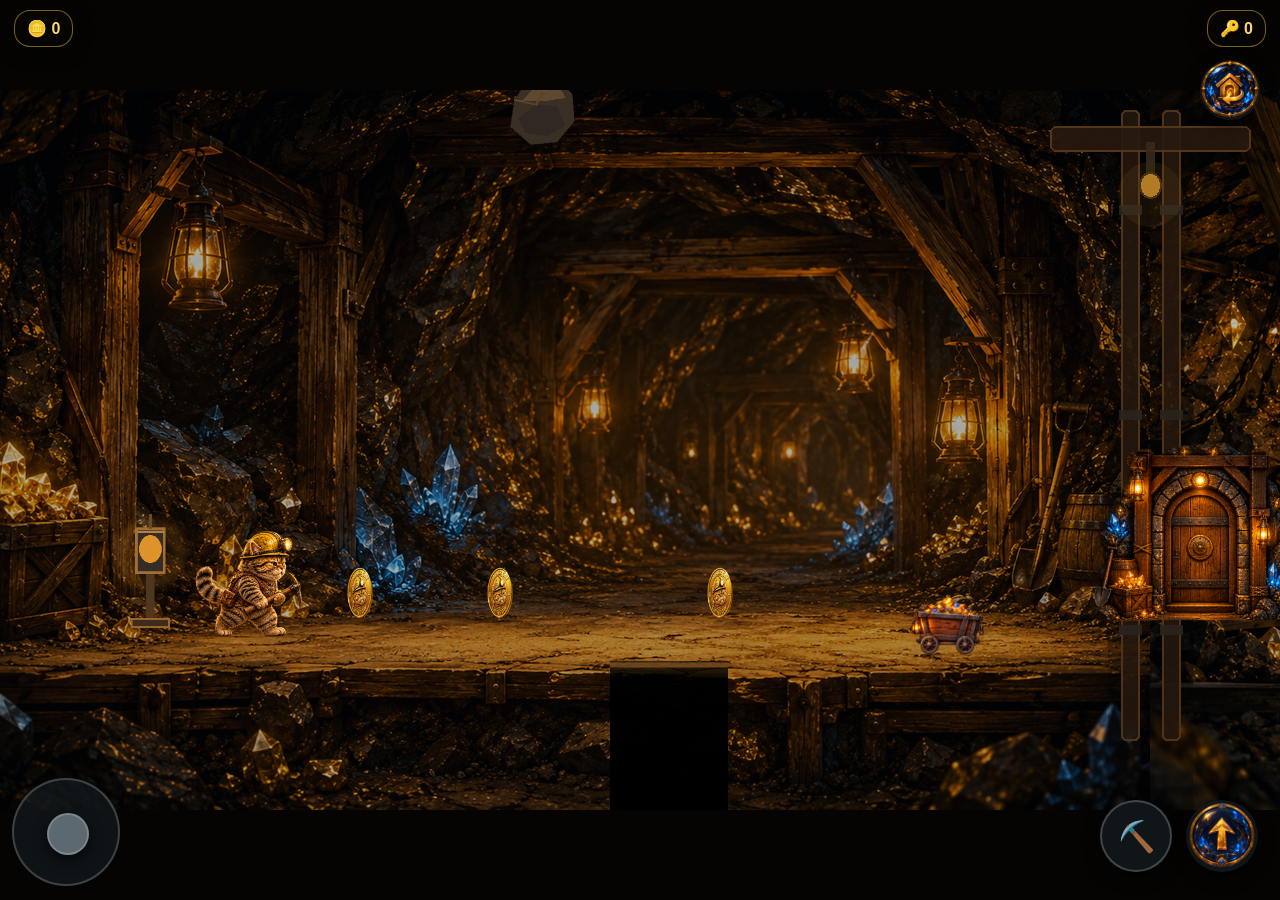
<file: depth3-game/index.html>
<!doctype html>
<html lang="en">
<head>
<meta charset="utf-8">
<meta name="viewport" content="width=device-width,initial-scale=1,viewport-fit=cover,user-scalable=no">
<meta name="theme-color" content="#090705">
<title>MINEOW — Depth 3</title>
<style>
*{box-sizing:border-box;-webkit-tap-highlight-color:transparent;user-select:none}
html,body{margin:0;width:100%;height:100%;overflow:hidden;background:#050403;font-family:Arial,Helvetica,sans-serif;color:#ffd86a}
#wrap{position:fixed;inset:0;display:flex;align-items:center;justify-content:center;background:#050403}
canvas{display:block;background:#0a0805;max-width:100vw;max-height:100vh;touch-action:none}
#rotate{display:none;position:fixed;inset:0;z-index:20;background:#070604;color:#ffd76a;align-items:center;justify-content:center;text-align:center;padding:32px;font-size:20px}
#rotate strong{display:block;font-size:28px;margin-bottom:12px}
#message{display:none}
#hud{position:fixed;left:0;right:0;top:0;z-index:8;display:flex;justify-content:space-between;align-items:flex-start;padding:10px 14px;pointer-events:none}
.badge{background:rgba(8,6,4,.70);border:1px solid rgba(255,210,70,.45);border-radius:16px;padding:8px 12px;box-shadow:0 3px 18px #0008;font-weight:700;text-shadow:0 1px 2px #000}
#controls{position:fixed;inset:0;z-index:10;pointer-events:none}
#joy{position:absolute;left:12px;bottom:max(14px,env(safe-area-inset-bottom));width:108px;height:108px;border-radius:50%;background:rgba(20,27,31,.68);border:2px solid #ffffff33;pointer-events:auto;touch-action:none}
#knob{position:absolute;left:33px;top:33px;width:42px;height:42px;border-radius:50%;background:#5c6970;border:2px solid #ffffff33;box-shadow:0 5px 14px #0009}
.btn{position:absolute;width:72px;height:72px;border-radius:50%;display:flex;align-items:center;justify-content:center;background:rgba(20,27,31,.78);border:2px solid #ffffff35;font-size:34px;color:#fff;box-shadow:0 5px 16px #0009;pointer-events:auto;touch-action:none}
#jump{right:22px;bottom:max(28px,env(safe-area-inset-bottom));background-image:url('assets/ui/jump_icon_approved.png');background-size:cover;background-position:center;background-repeat:no-repeat;border:none}
#smash{right:108px;bottom:max(28px,env(safe-area-inset-bottom));font-size:30px}
#webExit{right:20px;top:60px;width:60px;height:60px;z-index:11;background-image:url('assets/ui/return_web_icon_approved.png');background-size:cover;background-position:center;background-repeat:no-repeat;border:none}
#back{right:20px;top:126px;width:60px;height:60px;border-radius:50%;display:none;background-image:url('assets/ui/back_icon_approved.png');background-size:cover;background-position:center;background-repeat:no-repeat;border:none}
#returnWeb{position:fixed;left:50%;bottom:12%;transform:translateX(-50%);z-index:12;border:2px solid #ffcc3c;background:linear-gradient(#8a5a10,#4b2b08);color:#fff4bf;padding:14px 22px;border-radius:14px;font-weight:900;font-size:18px;display:none;box-shadow:0 4px 20px #000}
@media (orientation:portrait) and (max-width:900px){#rotate{display:flex;flex-direction:column}}
</style>
</head>
<body>
<div id="wrap"><canvas id="game" width="1280" height="720"></canvas></div>
<div id="rotate"><strong>⛏️ MINEOW DEPTH 3</strong>Rotate your phone to landscape to explore the mine.</div>
<div id="hud"><div class="badge">🪙 <span id="coins">0</span></div><div class="badge">🔑 <span id="key">0</span></div></div>
<div id="message"></div>
<div id="controls">
  <div id="joy"><div id="knob"></div></div>
  <div id="smash" class="btn">⛏️</div>
  <div id="jump" class="btn" aria-label="Jump"></div>
  <div id="webExit" class="btn" aria-label="Return to Depth 3 website"></div>
  <div id="back" class="btn" aria-label="Back"></div>
</div>
<button id="returnWeb">RETURN TO MINEOW</button>
<script>
(()=> {
const W=1280,H=720, canvas=document.getElementById('game'), ctx=canvas.getContext('2d');
ctx.imageSmoothingEnabled=true;

const img={};
const load=(k,s)=>new Promise(r=>{let i=new Image();i.onload=()=>{img[k]=i;r()};i.src=s});
const coinFiles=[...Array(12)].map((_,i)=>`assets/coin/MINEOW_Coin_${String(i).padStart(2,'0')}.png`);
const jobs=[
 load('main','assets/rooms/main_cave.png'), load('merchRoom','assets/rooms/merch_room.png'),
 load('artifactRoom','assets/rooms/artifact_room.png'), load('depth4','assets/rooms/depth4_secret.png'),
 load('idle','assets/player/idle.png'),load('walk1','assets/player/walk1.png'),load('walk2','assets/player/walk2.png'),
 load('walk3','assets/player/walk3.png'),load('walk4','assets/player/walk4.png'),load('jumpP','assets/player/jump.png'),load('smash1','assets/player/smash1.png'),load('smash2','assets/player/smash2.png'),
 load('merchN','assets/doors/door_wood_normal.png'),load('merchC','assets/doors/door_wood_cracked.png'),load('merchB','assets/doors/door_wood_broken.png'),
 load('artN','assets/doors/door_stone_normal.png'),load('artC','assets/doors/door_stone_cracked.png'),load('artB','assets/doors/door_stone_broken.png'),
 load('d4N','assets/doors/door_depth4_normal.png'),load('d4C','assets/doors/door_depth4_cracked.png'),load('d4B','assets/doors/door_depth4_broken.png'),
 load('secret','assets/ui/SecretKey.png'),
 load('rock','assets/obstacles/falling_rock.png'),
 load('spike','assets/obstacles/spike_crystal.png'),
 load('cart','assets/obstacles/mine_cart.png'),
 load('bat','assets/obstacles/bat.png'),
 load('guard','assets/obstacles/stone_guard.png'),
 load('checkpoint','assets/obstacles/checkpoint_lamp.png'),
 load('deadend','assets/rooms/depth4_deadend.png'),
 load('keyPedestal','assets/ui/depth4_key_pedestal_approved.png')
];
coinFiles.forEach((s,i)=>jobs.push(load('coin'+i,s)));

const RETURN_WEB_URL='https://mineow.space/#depth3';
let scene='main', t=0, last=performance.now(), cameraX=0, coinCount=0, hasKey=false;
let depth4ActivationStart=0;
let depth4TransitionQueued=false;
let depth4ReturnReady=false;
const mainWorld=4600;
const GROUND_Y=575;
const player={x:188,y:GROUND_Y-176,w:118,h:176,vx:0,vy:0,onGround:true,face:1,state:'idle',smashUntil:0};
const doors=[
 {kind:'merch',x:1080,y:GROUND_Y-306,w:220,h:306,hits:0,room:'merch'},
 {kind:'artifact',x:2550,y:GROUND_Y-316,w:228,h:316,hits:0,room:'artifact'},
 {kind:'depth4',x:4080,y:GROUND_Y-318,w:230,h:318,hits:0,room:'deadend'}
];
const coins=[
 {x:360,y:GROUND_Y-72,taken:false},{x:500,y:GROUND_Y-72,taken:false},{x:720,y:GROUND_Y-72,taken:false},
 {x:1510,y:GROUND_Y-72,taken:false},{x:1850,y:GROUND_Y-72,taken:false},{x:2220,y:GROUND_Y-72,taken:false},
 {x:3000,y:GROUND_Y-72,taken:false},{x:3380,y:GROUND_Y-72,taken:false},{x:3850,y:GROUND_Y-72,taken:false}
];
const gaps=[
 {x:610,w:118},
 {x:1718,w:108},
 {x:3280,w:124}
];
const spikes=[
 {x:1515,w:116},{x:2020,w:126}
];
const carts=[
 {x:820,min:780,max:965,speed:74,dir:1,w:118,h:78,hp:3,destroyed:false},
 {x:2150,min:2070,max:2350,speed:118,dir:-1,w:126,h:82,hp:3,destroyed:false},
 {x:3820,min:3710,max:3990,speed:138,dir:1,w:132,h:84,hp:3,destroyed:false}
];
const rockZones=[
 {x:440,dropX:500,phase:0,period:4.4},
 {x:3090,dropX:3135,phase:.7,period:4.0},
 {x:3470,dropX:3515,phase:1.3,period:3.8}
];
const bats=[{x:1880,min:1780,max:1980,speed:105,dir:1,y:365,w:96,h:54}];
const guards=[{x:3590,min:3530,max:3680,speed:64,dir:-1,w:74,h:110}];
const checkpoints=[
 {x:150,active:true},
 {x:1370,active:false},
 {x:1875,active:false},
 {x:2860,active:false},
 {x:3435,active:false}
];
let checkpointX=188;
const ROOM_FLOOR_Y=628;
const ROOM_PLAYER_W=104;
const ROOM_PLAYER_H=144;
let roomPlayer={x:640,y:ROOM_FLOOR_Y-ROOM_PLAYER_H,w:ROOM_PLAYER_W,h:ROOM_PLAYER_H,vx:0,vy:0,face:1,state:'idle',onGround:true,smashUntil:0};
const ARTIFACT_KEY={x:118,y:478,w:82,h:82};
const ROOM_BONUS_COINS={
 merch:[
  {x:350,y:452,r:24,taken:false},
  {x:600,y:430,r:24,taken:false},
  {x:860,y:452,r:24,taken:false}
 ],
 artifact:[
  {x:430,y:452,r:24,taken:false},
  {x:700,y:430,r:24,taken:false},
  {x:950,y:452,r:24,taken:false}
 ]
};
const DEADEND_FLOOR_Y=626;
const DEPTH4_PEDESTAL={x:520,y:276,w:240,h:320};
let deadendPlayer={x:220,y:DEADEND_FLOOR_Y-152,w:106,h:152,vx:0,vy:0,face:1,state:'idle',onGround:true,smashUntil:0};
let msgTimer=0;
let hazardSafeUntil=0;
let deadendUnlocked=false;
const coinEl=document.getElementById('coins'), keyEl=document.getElementById('key');
const back=document.getElementById('back'), returnWeb=document.getElementById('returnWeb'), webExit=document.getElementById('webExit'), message=document.getElementById('message');
function say(s,ms=1300){}
function clamp(v,a,b){return Math.max(a,Math.min(b,v))}
function near(a,b,d){return Math.abs(a-b)<d}
function goToDepth3Web(){try{window.top.location.href=RETURN_WEB_URL}catch(e){location.href=RETURN_WEB_URL}}
function drawCover(im,x,y,w,h,alpha=1){if(!im)return;ctx.save();ctx.globalAlpha=alpha;let s=Math.max(w/im.width,h/im.height),sw=im.width*s,sh=im.height*s;ctx.drawImage(im,x+(w-sw)/2,y+(h-sh)/2,sw,sh);ctx.restore()}
function drawContain(im,x,y,w,h){if(!im)return;let s=Math.min(w/im.width,h/im.height),sw=im.width*s,sh=im.height*s;ctx.drawImage(im,x+(w-sw)/2,y+(h-sh)/2,sw,sh)}

const input={x:0,y:0,jump:false,smash:false};
let joyId=null,joyRect=null;
const joy=document.getElementById('joy'),knob=document.getElementById('knob');
function joyMove(clientX,clientY){
 joyRect=joy.getBoundingClientRect(); let cx=joyRect.left+joyRect.width/2, cy=joyRect.top+joyRect.height/2;
 let dx=clientX-cx,dy=clientY-cy, m=Math.hypot(dx,dy),max=42;if(m>max){dx*=max/m;dy*=max/m}
 knob.style.transform=`translate(${dx}px,${dy}px)`;input.x=dx/max;input.y=dy/max;
}
joy.addEventListener('pointerdown',e=>{joyId=e.pointerId;joy.setPointerCapture(e.pointerId);joyMove(e.clientX,e.clientY)});
joy.addEventListener('pointermove',e=>{if(e.pointerId===joyId)joyMove(e.clientX,e.clientY)});
function joyEnd(e){if(e.pointerId===joyId){joyId=null;input.x=input.y=0;knob.style.transform=''}}
joy.addEventListener('pointerup',joyEnd);joy.addEventListener('pointercancel',joyEnd);

document.getElementById('jump').addEventListener('pointerdown',e=>{e.preventDefault();input.jump=true;setTimeout(()=>input.jump=false,90)});
document.getElementById('smash').addEventListener('pointerdown',e=>{e.preventDefault();input.smash=true;setTimeout(()=>input.smash=false,90)});
back.addEventListener('pointerdown',()=>goMain());
webExit.addEventListener('pointerdown',goToDepth3Web);
returnWeb.addEventListener('click',goToDepth3Web);

window.addEventListener('keydown',e=>{
 if(e.key==='ArrowLeft'||e.key==='a')input.x=-1;
 if(e.key==='ArrowRight'||e.key==='d')input.x=1;
 if(e.key==='ArrowUp'||e.key==='w')input.y=-1;
 if(e.key==='ArrowDown'||e.key==='s')input.y=1;
 if(e.key===' '||e.key==='ArrowUp') input.jump=true;
 if(e.key==='x'||e.key==='e') input.smash=true;
});
window.addEventListener('keyup',e=>{
 if(['ArrowLeft','ArrowRight','a','d'].includes(e.key))input.x=0;
 if(['ArrowUp','ArrowDown','w','s'].includes(e.key))input.y=0;
 if(e.key===' ')input.jump=false;if(e.key==='x'||e.key==='e')input.smash=false;
});

function goMain(){
 scene='main';roomPlayer.x=640;roomPlayer.y=ROOM_FLOOR_Y-roomPlayer.h;deadendPlayer.x=220;deadendPlayer.y=DEADEND_FLOOR_Y-deadendPlayer.h;
 back.style.display='none';returnWeb.style.display='none';
 depth4ReturnReady=false;
 player.x=clamp(player.x,80,mainWorld-150);
}
function goRoom(kind){
 scene=kind;
 roomPlayer.x=640;
 roomPlayer.y=ROOM_FLOOR_Y-roomPlayer.h;
 roomPlayer.vx=0; roomPlayer.vy=0; roomPlayer.state='idle'; roomPlayer.onGround=true; roomPlayer.smashUntil=0;
 deadendPlayer.x=220;
 deadendPlayer.y=DEADEND_FLOOR_Y-deadendPlayer.h;
 deadendPlayer.vx=0; deadendPlayer.vy=0; deadendPlayer.state='idle'; deadendPlayer.onGround=true; deadendPlayer.smashUntil=0;
 roomPrevSmash=false; roomPrevJump=false;

 back.style.display='flex';
 returnWeb.style.display='none';
 depth4ReturnReady=false;

 if(kind==='artifact'){
   // No added story panel. The existing Secret Key asset remains the only collectible.
 }

 if(kind==='deadend'){
   depth4TransitionQueued=false;
 }

 if(kind==='depth4secret'){
   back.style.display='none';
   returnWeb.style.display='block';
   depth4ReturnReady=true;
   deadendPlayer.x=188;
   deadendPlayer.y=DEADEND_FLOOR_Y-deadendPlayer.h;
   deadendPlayer.vx=0; deadendPlayer.vy=0; deadendPlayer.face=1;
   deadendPlayer.state='idle'; deadendPlayer.onGround=true; deadendPlayer.smashUntil=0;
 }
}
function doorImage(d){
 let s=d.hits===0?'N':(d.hits<3?'C':'B');
 return img[(d.kind==='merch'?'merch':d.kind==='artifact'?'art':'d4')+s];
}
let prevSmash=false, prevJump=false, roomPrevSmash=false, roomPrevJump=false;
function rectHit(ax,ay,aw,ah,bx,by,bw,bh){
 return ax<bx+bw && ax+aw>bx && ay<by+bh && ay+ah>by;
}

// Full restart when Miner Cat has no coins left.
function restartFromBeginning(){
 scene='main';
 back.style.display='none';
 returnWeb.style.display='none';

 coinCount=0;
 coinEl.textContent='0';
 hasKey=false;
 keyEl.textContent='0';
 deadendUnlocked=false;
 depth4TransitionQueued=false;
 depth4ReturnReady=false;

 // Respawn all collectible coins.
 coins.forEach(c=>c.taken=false);
 Object.values(ROOM_BONUS_COINS).flat().forEach(c=>c.taken=false);

 // Reset doors.
 doors.forEach(d=>d.hits=0);

 // Reset checkpoints so the run really begins from the start.
 checkpoints.forEach((c,i)=>c.active=(i===0));
 checkpointX=188;

 // Restore destructible carts.
 carts.forEach(c=>{
   c.destroyed=false;
   c.hp=3;
 });

 player.x=188;
 player.y=GROUND_Y-player.h;
 player.vx=0;
 player.vy=0;
 player.onGround=true;
 player.face=1;
 player.state='idle';
 cameraX=0;

 roomPlayer.x=640;
 roomPlayer.y=ROOM_FLOOR_Y-roomPlayer.h;
 deadendPlayer.x=220;
 deadendPlayer.y=DEADEND_FLOOR_Y-deadendPlayer.h;

 hazardSafeUntil=t+1.0;
}

// Lose exactly one coin per real hit/fall.
// Returns true when the whole run was restarted.
function loseCoin(){
 if(coinCount>0){
   coinCount--;
   coinEl.textContent=coinCount;
 }

 if(coinCount<=0){
   restartFromBeginning();
   return true;
 }
 return false;
}

function respawn(reason=''){
 // Falling into a hole costs one coin.
 if(loseCoin()) return;

 player.x=checkpointX;
 player.y=GROUND_Y-player.h;
 player.vx=0;
 player.vy=0;
 player.onGround=true;
 hazardSafeUntil=t+.85;
}
function bumpBack(reason=''){
 if(t<hazardSafeUntil) return;
 hazardSafeUntil=t+.85;

 // Every actual collision costs one coin.
 if(loseCoin()) return;

 const oldX=player.x;
 const push=48;
 player.x=clamp(player.x-player.face*push,35,mainWorld-120);

 // Never let a hazard knock Miner Cat into the middle of a gap.
 const feetAfter=player.x+player.w*.5;
 if(overGap(feetAfter)) player.x=oldX;

 player.y=Math.min(player.y,GROUND_Y-player.h-6);
 player.vy=-170;
 player.onGround=false;
}
function overGap(x){
 return gaps.some(g=>{
   const lip=6;
   return x>g.x+lip && x<g.x+g.w-lip;
 });
}
function updateMain(dt){
 const speed=315;
 player.vx=input.x*speed;
 if(Math.abs(input.x)>.12){player.face=Math.sign(input.x);player.state='run'} else player.state='idle';
 if(input.jump && !prevJump && player.onGround){player.vy=-600;player.onGround=false;player.state='jump'}
 player.vy += 1520*dt;
 player.x+=player.vx*dt;
 player.y+=player.vy*dt;

 // Proper gap physics:
 // Miner Cat cannot walk across a hole. Entering a gap removes ground support.
 // A successful jump must carry the cat fully past the gap before landing.
 const feetX=player.x+player.w*.5;
 const leftFoot=player.x+player.w*.28;
 const rightFoot=player.x+player.w*.72;

 const centerOverGap=overGap(feetX);
 const leftOverGap=overGap(leftFoot);
 const rightOverGap=overGap(rightFoot);

 // Find the gap currently under the player center, if any.
 const activeGap=gaps.find(g=>feetX>g.x && feetX<g.x+g.w);

 if(centerOverGap){
   player.onGround=false;
 }else if(player.y+player.h>=GROUND_Y && player.vy>=0){
   // Landing is only valid when the player's center is on solid ground.
   player.y=GROUND_Y-player.h;
   player.vy=0;
   player.onGround=true;
 }

 // Extra protection against "walking across" by edge-snapping:
 // if the cat is grounded and either foot has entered a hole, drop immediately.
 if(player.onGround && (leftOverGap || rightOverGap)){
   player.onGround=false;
   player.y+=3;
   if(player.vy<80) player.vy=80;
 }

 if(player.y>H+120){respawn('TRY AGAIN');}

 player.x=clamp(player.x,35,mainWorld-120);
 cameraX=clamp(player.x-W*.38,0,mainWorld-W);

 // Checkpoints
 checkpoints.forEach((c,i)=>{
   if(!c.active && player.x>c.x){
     c.active=true; checkpointX=c.x; say('CHECKPOINT',850);
   }
 });

 // Moving carts: can be jumped over OR smashed 3 times.
 carts.forEach(c=>{
   if(c.destroyed) return;
   c.x += c.dir*c.speed*dt;
   if(c.x<c.min){c.x=c.min;c.dir=1}
   if(c.x>c.max){c.x=c.max;c.dir=-1}

   const cartTop=GROUND_Y-c.h;
   const horizontalOverlap = player.x+player.w>c.x+8 && player.x<c.x+c.w-8;
   const playerFeet = player.y+player.h;
   const actuallyHitsCart = horizontalOverlap && playerFeet>cartTop+26 && player.y<GROUND_Y-8;

   if(input.smash && !prevSmash && near(player.x+player.w*.5,c.x+c.w*.5,125)){
     c.hp--;
     if(c.hp<=0){c.destroyed=true;say('CART SMASHED!',900);}
     else {say(c.hp===2?'CLANG!':'CRACK!',650);c.dir*=-1;}
   } else if(actuallyHitsCart){
     bumpBack('MINE CART!');
   }
 });

 // Bat
 bats.forEach(b=>{
   b.x+=b.dir*b.speed*dt;
   if(b.x<b.min){b.x=b.min;b.dir=1}
   if(b.x>b.max){b.x=b.max;b.dir=-1}
   b.y=350+Math.sin(t*3.4)*28;
   if(rectHit(player.x,player.y,player.w,player.h,b.x,b.y,b.w,b.h)) bumpBack('WATCH THE BAT');
 });

 // Stone guard
 guards.forEach(g=>{
   g.x+=g.dir*g.speed*dt;
   if(g.x<g.min){g.x=g.min;g.dir=1}
   if(g.x>g.max){g.x=g.max;g.dir=-1}
   if(rectHit(player.x,player.y,player.w,player.h,g.x,GROUND_Y-g.h,g.w,g.h)){
     if(input.smash && !prevSmash){g.x+=player.face*75;}
     else bumpBack('STONE GUARD');
   }
 });

 // Crystal hazards:
 // Jumping over them is always safe. They only hurt when Miner Cat is actually
 // on the ground and the CENTER of the cat is inside the sharp crystal zone.
 spikes.forEach(s=>{
   const dangerLeft=s.x+30;
   const dangerRight=s.x+s.w-30;
   const centerX=player.x+player.w*.5;
   const feetY=player.y+player.h;

   const groundedContact =
     player.onGround &&
     feetY>=GROUND_Y-3 &&
     centerX>dangerLeft &&
     centerX<dangerRight;

   if(groundedContact && t>=hazardSafeUntil){
     hazardSafeUntil=t+.85;

     // Crystal contact costs one coin.
     if(loseCoin()) return;

     const crystalCenter=s.x+s.w*.5;
     const dir=centerX<crystalCenter ? -1 : 1;
     player.x=clamp(player.x+dir*92,35,mainWorld-120);
     player.y=GROUND_Y-player.h-8;
     player.vy=-230;
     player.onGround=false;
   }
 });

 // Falling rocks: slower descent with a short warning window.
 rockZones.forEach(r=>{
   let cycle=(t+r.phase)%r.period;
   const warnTime=.65;
   const fallTime=1.85;
   let ry;
   if(cycle<warnTime){
     ry=-120;
   }else if(cycle<warnTime+fallTime){
     const p=(cycle-warnTime)/fallTime;
     ry=-120 + p*(GROUND_Y+80);
   }else{
     ry=GROUND_Y+90;
   }
   r.rockY=ry;
   r.warning = cycle<warnTime;
   if(t>=hazardSafeUntil &&
      Math.abs(player.x-r.x)<210 &&
      cycle>=warnTime && cycle<warnTime+fallTime &&
      rectHit(player.x+18,player.y+12,player.w-36,player.h-18,r.dropX+12,ry+12,58,58)){
      bumpBack('FALLING ROCK');
   }
 });

 if(input.smash && !prevSmash){
   player.smashUntil=t+.18;player.state='smash';
   const cartNearby=carts.some(c=>!c.destroyed && near(player.x+player.w*.5,c.x+c.w*.5,125));
   if(!cartNearby){
     let d=doors.find(d=>near(player.x+player.w*.5,d.x+d.w*.5,175));
     if(d && d.hits<3){
       d.hits++;
       say(d.hits===1?'CLANG!':d.hits===2?'CRACK!':'THE DOOR IS OPEN');
     }
   }
 }
 if(t<player.smashUntil)player.state='smash';

 coins.forEach(c=>{
   if(!c.taken && near(player.x,c.x,68)){
     c.taken=true; coinCount++; coinEl.textContent=coinCount;
   }
 });

 if(input.y<-.55){
   let d=doors.find(d=>d.hits>=3 && near(player.x+player.w*.5,d.x+d.w*.5,145));
   if(d)goRoom(d.room);
 }
 prevSmash=input.smash; prevJump=input.jump;
}
function updateRoom(dt){
 const speed=255;
 const gravity=1520;
 const jumpPower=-585;

 if(scene==='depth4secret'){
   roomPrevSmash=input.smash;
   roomPrevJump=input.jump;
   return;
 }

 if(scene==='deadend'){
   deadendPlayer.vx=input.x*(deadendPlayer.onGround?speed:280);

   if(input.jump && !roomPrevJump && deadendPlayer.onGround){
     deadendPlayer.vy=jumpPower;
     deadendPlayer.onGround=false;
     deadendPlayer.state='jump';
   }

   if(input.smash && !roomPrevSmash){
     deadendPlayer.smashUntil=t+.18;
     deadendPlayer.state='smash';
   }

   deadendPlayer.vy += gravity*dt;
   deadendPlayer.x=clamp(deadendPlayer.x+deadendPlayer.vx*dt,90,1120);
   deadendPlayer.y += deadendPlayer.vy*dt;

   if(deadendPlayer.y+deadendPlayer.h>=DEADEND_FLOOR_Y && deadendPlayer.vy>=0){
     deadendPlayer.y=DEADEND_FLOOR_Y-deadendPlayer.h;
     deadendPlayer.vy=0;
     deadendPlayer.onGround=true;
   }

   if(Math.abs(input.x)>.12) deadendPlayer.face=Math.sign(input.x);

   if(t<deadendPlayer.smashUntil){
     deadendPlayer.state='smash';
   }else if(!deadendPlayer.onGround){
     deadendPlayer.state='jump';
   }else if(Math.abs(input.x)>.12){
     deadendPlayer.state='run';
   }else{
     deadendPlayer.state='idle';
   }

   const pedestalHit={
     x:DEPTH4_PEDESTAL.x+54,
     y:DEADEND_FLOOR_Y-76,
     w:DEPTH4_PEDESTAL.w-108,
     h:82
   };
   const touchesPedestal = rectHit(
     deadendPlayer.x+12,deadendPlayer.y+8,deadendPlayer.w-24,deadendPlayer.h-10,
     pedestalHit.x,pedestalHit.y,pedestalHit.w,pedestalHit.h
   );

   if(hasKey && touchesPedestal && !depth4TransitionQueued){
     depth4TransitionQueued=true;
     depth4ActivationStart=t;
     hasKey=false;
     keyEl.textContent='0';
     deadendPlayer.vx=0;
     deadendPlayer.state='idle';
     setTimeout(()=>{
       if(scene==='deadend') goRoom('depth4secret');
     },700);
   }

   roomPrevSmash=input.smash;
   roomPrevJump=input.jump;
   return;
 }

 // MerchRoom + ArtifactRoom: full platform movement.
 roomPlayer.vx=input.x*(roomPlayer.onGround?speed:280);

 if(input.jump && !roomPrevJump && roomPlayer.onGround){
   roomPlayer.vy=jumpPower;
   roomPlayer.onGround=false;
   roomPlayer.state='jump';
 }

 if(input.smash && !roomPrevSmash){
   roomPlayer.smashUntil=t+.18;
   roomPlayer.state='smash';
 }

 roomPlayer.vy += gravity*dt;
 roomPlayer.x=clamp(roomPlayer.x+roomPlayer.vx*dt,90,1190);
 roomPlayer.y += roomPlayer.vy*dt;

 if(roomPlayer.y+roomPlayer.h>=ROOM_FLOOR_Y && roomPlayer.vy>=0){
   roomPlayer.y=ROOM_FLOOR_Y-roomPlayer.h;
   roomPlayer.vy=0;
   roomPlayer.onGround=true;
 }

 if(Math.abs(input.x)>.12) roomPlayer.face=Math.sign(input.x);

 if(t<roomPlayer.smashUntil){
   roomPlayer.state='smash';
 }else if(!roomPlayer.onGround){
   roomPlayer.state='jump';
 }else if(Math.abs(input.x)>.12){
   roomPlayer.state='run';
 }else{
   roomPlayer.state='idle';
 }

 // Bonus coins: positioned high enough that Miner Cat must jump to reach them.
 if(scene==='merch' || scene==='artifact'){
   const list=ROOM_BONUS_COINS[scene];
   list.forEach(c=>{
     if(!c.taken){
       const touchesCoin=rectHit(
         roomPlayer.x+12,roomPlayer.y+8,roomPlayer.w-24,roomPlayer.h-12,
         c.x-c.r,c.y-c.r,c.r*2,c.r*2
       );
       if(touchesCoin){
         c.taken=true;
         coinCount++;
         coinEl.textContent=coinCount;
       }
     }
   });
 }

 // Secret Key is acquired ONLY when Miner Cat actually touches the visible key.
 if(scene==='artifact' && !hasKey){
   const touchesKey = rectHit(
     roomPlayer.x+10, roomPlayer.y+8, roomPlayer.w-20, roomPlayer.h-8,
     ARTIFACT_KEY.x, ARTIFACT_KEY.y, ARTIFACT_KEY.w, ARTIFACT_KEY.h
   );
   if(touchesKey){
     hasKey=true;
     keyEl.textContent='1';
   }
 }

 roomPrevSmash=input.smash;
 roomPrevJump=input.jump;
}
function drawMain(){
 ctx.fillStyle='#050403';ctx.fillRect(0,0,W,H);
 ctx.drawImage(img.main, -cameraX, 0, mainWorld, H);
 ctx.fillStyle='rgba(0,0,0,.18)';ctx.fillRect(0,0,W,H);
 ctx.fillStyle='rgba(20,30,45,.08)';ctx.fillRect(0,0,W,H);

 // Gaps are drawn as deep dark openings in the walkway.
 gaps.forEach(g=>{
   let sx=g.x-cameraX;
   if(sx>-g.w&&sx<W+g.w){
     let grad=ctx.createLinearGradient(0,GROUND_Y-18,0,H);
     grad.addColorStop(0,'rgba(10,7,5,.35)'); grad.addColorStop(.2,'rgba(0,0,0,.96)'); grad.addColorStop(1,'#000');
     ctx.fillStyle=grad; ctx.fillRect(sx,GROUND_Y-4,g.w,H-GROUND_Y+10);
     ctx.strokeStyle='rgba(149,96,42,.65)';ctx.lineWidth=5;
     ctx.beginPath();ctx.moveTo(sx,GROUND_Y);ctx.lineTo(sx+g.w,GROUND_Y);ctx.stroke();
   }
 });

 // Checkpoint lamps
 checkpoints.forEach(c=>{
   let sx=c.x-cameraX;
   if(sx>-100&&sx<W+100){
     ctx.save();ctx.globalAlpha=c.active?1:.55;drawContain(img.checkpoint,sx-42,GROUND_Y-170,84,150);ctx.restore();
   }
 });

 // Coins
 const frame=Math.floor(t/0.065)%12;
 coins.forEach(c=>{if(!c.taken){let sx=c.x-cameraX;if(sx>-80&&sx<W+80)drawContain(img['coin'+frame],sx-30,c.y-30,60,60)}});

 // Hazards
 spikes.forEach(s=>{let sx=s.x-cameraX;if(sx>-150&&sx<W+150)drawContain(img.spike,sx+10,GROUND_Y-54,Math.max(40,s.w-20),54)});
 carts.forEach(c=>{
   if(!c.destroyed){
     let sx=c.x-cameraX;
     if(sx>-180&&sx<W+180){
       drawContain(img.cart,sx,GROUND_Y-c.h,c.w,c.h);
       if(c.hp<3){
         ctx.save();ctx.strokeStyle='rgba(255,210,120,.8)';ctx.lineWidth=3;ctx.beginPath();
         ctx.moveTo(sx+c.w*.42,GROUND_Y-c.h*.78);ctx.lineTo(sx+c.w*.52,GROUND_Y-c.h*.55);ctx.lineTo(sx+c.w*.44,GROUND_Y-c.h*.34);
         if(c.hp===1){ctx.moveTo(sx+c.w*.62,GROUND_Y-c.h*.72);ctx.lineTo(sx+c.w*.54,GROUND_Y-c.h*.48);ctx.lineTo(sx+c.w*.68,GROUND_Y-c.h*.27);}
         ctx.stroke();ctx.restore();
       }
     }
   }
 });
 bats.forEach(b=>{let sx=b.x-cameraX;if(sx>-120&&sx<W+120)drawContain(img.bat,sx,b.y,b.w,b.h)});
 guards.forEach(g=>{let sx=g.x-cameraX;if(sx>-120&&sx<W+120)drawContain(img.guard,sx,GROUND_Y-g.h,g.w,g.h)});
 rockZones.forEach(r=>{
   if(Math.abs(player.x-r.x)<320){
     let sx=r.dropX-cameraX;
     if(r.warning){
       ctx.save();
       ctx.fillStyle='rgba(255,200,90,.22)';
       ctx.beginPath();
       ctx.ellipse(sx+41,GROUND_Y+4,30,8,0,0,Math.PI*2);
       ctx.fill();
       ctx.restore();
     }
     if(r.rockY<GROUND_Y+70)drawContain(img.rock,sx,r.rockY,82,82);
   }
 });

 // Doors — no labels.
 doors.forEach(d=>{
   let sx=d.x-cameraX;
   if(sx>-d.w&&sx<W+d.w)drawContain(doorImage(d),sx,d.y,d.w,d.h);
 });

 // Player shadow exactly on the walkway.
 ctx.save();
 ctx.globalAlpha=.30;ctx.fillStyle='#000';ctx.beginPath();
 ctx.ellipse(player.x-cameraX+player.w*.5,GROUND_Y+4,player.w*.33,8,0,0,Math.PI*2);ctx.fill();ctx.restore();

 let pimg=img.idle;
 if(player.state==='run')pimg=img[['walk1','walk2','walk3','walk4'][Math.floor(t/.115)%4]];
 else if(player.state==='jump')pimg=img.jumpP;
 else if(player.state==='smash'){
   const smashProgress=clamp(1-(player.smashUntil-t)/.18,0,1);
   pimg=smashProgress<.52?img.smash1:img.smash2;
 }

 ctx.save();let sx=player.x-cameraX;
 if(player.face<0){ctx.translate(sx+player.w,0);ctx.scale(-1,1);drawContain(pimg,0,player.y,player.w,player.h)}
 else drawContain(pimg,sx,player.y,player.w,player.h);
 ctx.restore();
}
function drawRoom(){
 ctx.fillStyle='#060403';
 ctx.fillRect(0,0,W,H);

 if(scene==='depth4secret'){
   drawCover(img.depth4,0,0,W,H);

   const pulse=.5+.5*Math.sin(t*3.0);
   const gateGlow=ctx.createRadialGradient(640,390,20,640,390,250);
   gateGlow.addColorStop(0,`rgba(73,157,255,${.16+.10*pulse})`);
   gateGlow.addColorStop(.55,`rgba(39,101,190,${.07+.05*pulse})`);
   gateGlow.addColorStop(1,'rgba(0,0,0,0)');
   ctx.fillStyle=gateGlow;
   ctx.fillRect(360,145,560,485);
   return;
 }

 if(scene==='deadend'){
   // Reuse the EXISTING Depth 4 chamber artwork instead of the old black-board deadend.
   drawCover(img.depth4,0,0,W,H);

   // Keep it darker while the ancient seal is still locked.
   ctx.fillStyle='rgba(0,5,12,.30)';
   ctx.fillRect(0,0,W,H);

   const gateX=640, gateY=390;

   // Approved key-unlock pedestal is visible immediately on entry.
   ctx.save();
   const pedestalPulse=.5+.5*Math.sin(t*3.2);
   if(hasKey){
     ctx.shadowColor=`rgba(255,201,73,${.45+.20*pedestalPulse})`;
     ctx.shadowBlur=24+12*pedestalPulse;
   }
   drawContain(img.keyPedestal,DEPTH4_PEDESTAL.x,DEPTH4_PEDESTAL.y,DEPTH4_PEDESTAL.w,DEPTH4_PEDESTAL.h);
   ctx.restore();

   // The seal response stays at floor level. Nothing flies in the air.
   // Notification text removed as requested.

   // Grounded shadow using the unchanged Miner Cat sprites.
   ctx.save();
   ctx.globalAlpha=.30;
   ctx.fillStyle='#000';
   ctx.beginPath();
   ctx.ellipse(deadendPlayer.x+deadendPlayer.w*.5,DEADEND_FLOOR_Y+3,deadendPlayer.w*.34,7,0,0,Math.PI*2);
   ctx.fill();
   ctx.restore();

   let pimg=img.idle;
   if(deadendPlayer.state==='run'){
     pimg=img[['walk1','walk2','walk3','walk4'][Math.floor(t/.115)%4]];
   }else if(deadendPlayer.state==='jump'){
     pimg=img.jumpP;
   }else if(deadendPlayer.state==='smash'){
     const p=clamp(1-(deadendPlayer.smashUntil-t)/.18,0,1);
     pimg=p<.52?img.smash1:img.smash2;
   }

   if(deadendPlayer.face<0){
     ctx.save();
     ctx.translate(deadendPlayer.x+deadendPlayer.w,0);
     ctx.scale(-1,1);
     drawContain(pimg,0,deadendPlayer.y,deadendPlayer.w,deadendPlayer.h);
     ctx.restore();
   }else{
     drawContain(pimg,deadendPlayer.x,deadendPlayer.y,deadendPlayer.w,deadendPlayer.h);
   }
   return;
 }

 // MerchRoom / ArtifactRoom backgrounds remain unchanged.
 let bg=scene==='merch'?img.merchRoom:img.artifactRoom;
 drawCover(bg,0,0,W,H);
 ctx.fillStyle='rgba(0,0,0,.09)';
 ctx.fillRect(0,0,W,H);

 if(scene==='artifact'&&!hasKey){
   // ORIGINAL SecretKey.png unchanged.
   drawContain(img.secret,ARTIFACT_KEY.x,ARTIFACT_KEY.y,ARTIFACT_KEY.w,ARTIFACT_KEY.h);
 }

 // Bonus MINEOW coins in Door 1 / Door 2.
 if(scene==='merch' || scene==='artifact'){
   const list=ROOM_BONUS_COINS[scene];
   list.forEach(c=>{
     if(!c.taken){
       const coinFrame=['coin1','coin2','coin3','coin4','coin5','coin6','coin7','coin8','coin9','coin10','coin11','coin12'][Math.floor(t/.065)%12];
       drawContain(img[coinFrame],c.x-c.r,c.y-c.r,c.r*2,c.r*2);
     }
   });
 }

 ctx.save();
 ctx.globalAlpha=.30;
 ctx.fillStyle='#000';
 ctx.beginPath();
 ctx.ellipse(roomPlayer.x+roomPlayer.w*.5,ROOM_FLOOR_Y+3,roomPlayer.w*.34,7,0,0,Math.PI*2);
 ctx.fill();
 ctx.restore();

 let pimg=img.idle;
 if(roomPlayer.state==='run'){
   pimg=img[['walk1','walk2','walk3','walk4'][Math.floor(t/.115)%4]];
 }else if(roomPlayer.state==='jump'){
   pimg=img.jumpP;
 }else if(roomPlayer.state==='smash'){
   const p=clamp(1-(roomPlayer.smashUntil-t)/.18,0,1);
   pimg=p<.52?img.smash1:img.smash2;
 }

 ctx.save();
 if(roomPlayer.face<0){
   ctx.translate(roomPlayer.x+roomPlayer.w,0);
   ctx.scale(-1,1);
   drawContain(pimg,0,roomPlayer.y,roomPlayer.w,roomPlayer.h);
 }else{
   drawContain(pimg,roomPlayer.x,roomPlayer.y,roomPlayer.w,roomPlayer.h);
 }
 ctx.restore();
}
function loop(now){
 const dt=Math.min(.033,(now-last)/1000);last=now;t+=dt;
 if(scene==='main')updateMain(dt);else updateRoom(dt);
 if(scene==='main')drawMain();else drawRoom();
 requestAnimationFrame(loop);
}
Promise.all(jobs).then(()=>{coinEl.textContent='0';keyEl.textContent='0';requestAnimationFrame(loop)});
})();
</script>
</body>
</html>
</file>
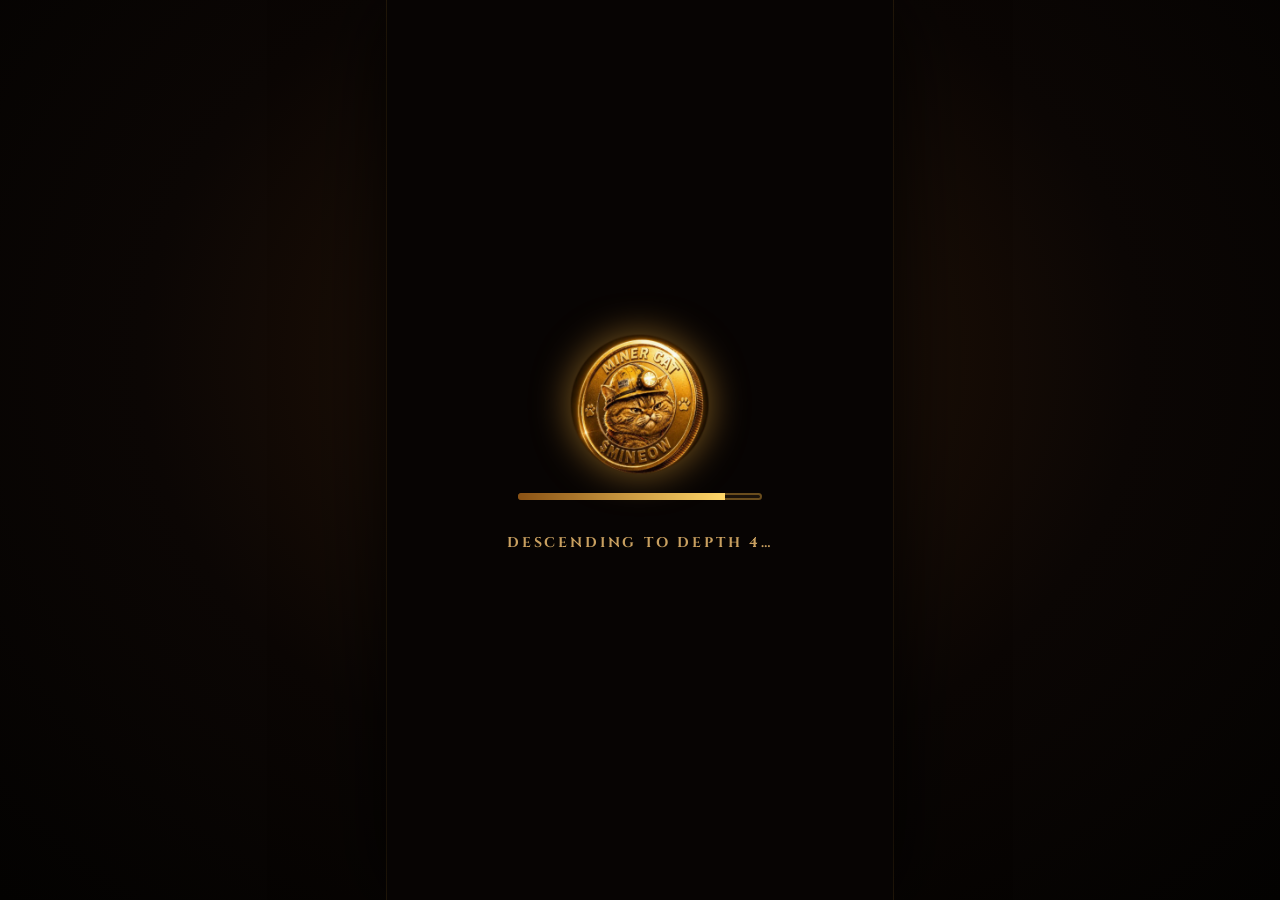
<file: depth4/index.html>
<!doctype html>
<html lang="en">
<head>
  <meta charset="UTF-8" />
  <meta name="viewport" content="width=device-width, initial-scale=1, maximum-scale=1, user-scalable=no, viewport-fit=cover" />
  <meta name="theme-color" content="#0a0604" />
  <title>MINEOW · DEPTH 4 – THE GENESIS VAULT</title>
  <link rel="icon" href="art/coin.webp" />
  <script type="module" crossorigin src="./assets/index-D9ri-rkL.js"></script>
  <link rel="stylesheet" crossorigin href="./assets/index-Cy4_971s.css">
</head>
<body>
  <div id="app">
    <div id="stage">
      <div id="gl"></div>
      <div id="hud" class="hidden">
        <div class="top">
          <button id="back" class="round" aria-label="Back"><svg viewBox="0 0 24 24"><path d="M15 4 7 12l8 8" fill="none" stroke="currentColor" stroke-width="3.2" stroke-linecap="round" stroke-linejoin="round"/></svg></button>
          <div class="plaque" id="plq1"><div class="in"><svg class="paw" viewBox="0 0 64 64"><g fill="currentColor"><ellipse cx="32" cy="42" rx="15" ry="12"/><ellipse cx="14" cy="28" rx="6" ry="8" transform="rotate(-20 14 28)"/><ellipse cx="25" cy="17" rx="6" ry="8"/><ellipse cx="39" cy="17" rx="6" ry="8"/><ellipse cx="50" cy="28" rx="6" ry="8" transform="rotate(20 50 28)"/></g></svg><div><b>MINEOW</b><small>GENESIS VAULT</small></div></div></div>
          <div class="plaque" id="plq2"><div class="in"><div><b id="phaseT">PHASE 1</b><small id="phaseS">REACH THE SEALED GATE</small></div></div></div>
        </div>
        <div id="prompt"></div>
        <div class="bottom">
          <div id="dots"><i></i><i></i><i></i><i></i></div>
          <button id="btnLeft" class="walk" aria-label="Walk left"><svg viewBox="0 0 24 24"><path d="M16 4 7 12l9 8z" fill="currentColor"/></svg></button>
          <button id="btnRight" class="walk" aria-label="Walk right"><svg viewBox="0 0 24 24"><path d="M8 4l9 8-9 8z" fill="currentColor"/></svg></button>
          <button id="smash" class="disabled" aria-label="Smash gate">
            <span class="gem l"></span><span class="gem r"></span>
            <span class="icon"><svg viewBox="0 0 64 64"><g fill="none" stroke="currentColor" stroke-width="5" stroke-linecap="round"><path d="M14 52 44 18"/><path d="M50 52 20 18"/></g><g fill="currentColor"><path d="M30 12c8-6 20-4 26 6-8-4-16-4-22 0z"/><path d="M34 12c-8-6-20-4-26 6 8-4 16-4 22 0z"/></g></svg></span>
            <span class="txt"><b>SMASH GATE</b><small><em></em><span id="hitTxt">HIT 0 / 4</span><em></em></small></span>
          </button>
          <button id="sound" class="round" aria-label="Toggle sound"><svg viewBox="0 0 24 24"><path d="M4 9h4l5-4v14l-5-4H4z" fill="currentColor"/><path class="w" d="M16 8.5c1.2 1 1.8 2.2 1.8 3.5s-.6 2.5-1.8 3.5M18.5 6c2 1.6 3 3.6 3 6s-1 4.4-3 6" fill="none" stroke="currentColor" stroke-width="2" stroke-linecap="round"/></svg></button>
        </div>
      </div>
      <div id="loading"><img src="art/coin.webp" alt="" /><div class="bar"><i></i></div><p>DESCENDING TO DEPTH 4…</p></div>
      <div id="title" class="hidden">
        <img class="coin" src="art/coin.webp" alt="MINER CAT $MINEOW" />
        <h2>MINEOW</h2>
        <h1>DEPTH 4</h1>
        <h3>THE GENESIS VAULT</h3>
        <button id="start" class="goldbtn">TAP TO ENTER</button>
        <p class="hint">◀ ▶ / A D — walk &nbsp;·&nbsp; SPACE / J — smash</p>
      </div>
      <div id="end" class="hidden">
        <p class="pre">DEPTH 4 · THE VAULT IS OPEN</p>
        <h1>GENESIS<br/>MACHINE</h1>
        <button id="replay" class="goldbtn">↻ REPLAY</button>
      </div>
    </div>
  </div>
</body>
</html>
</file>
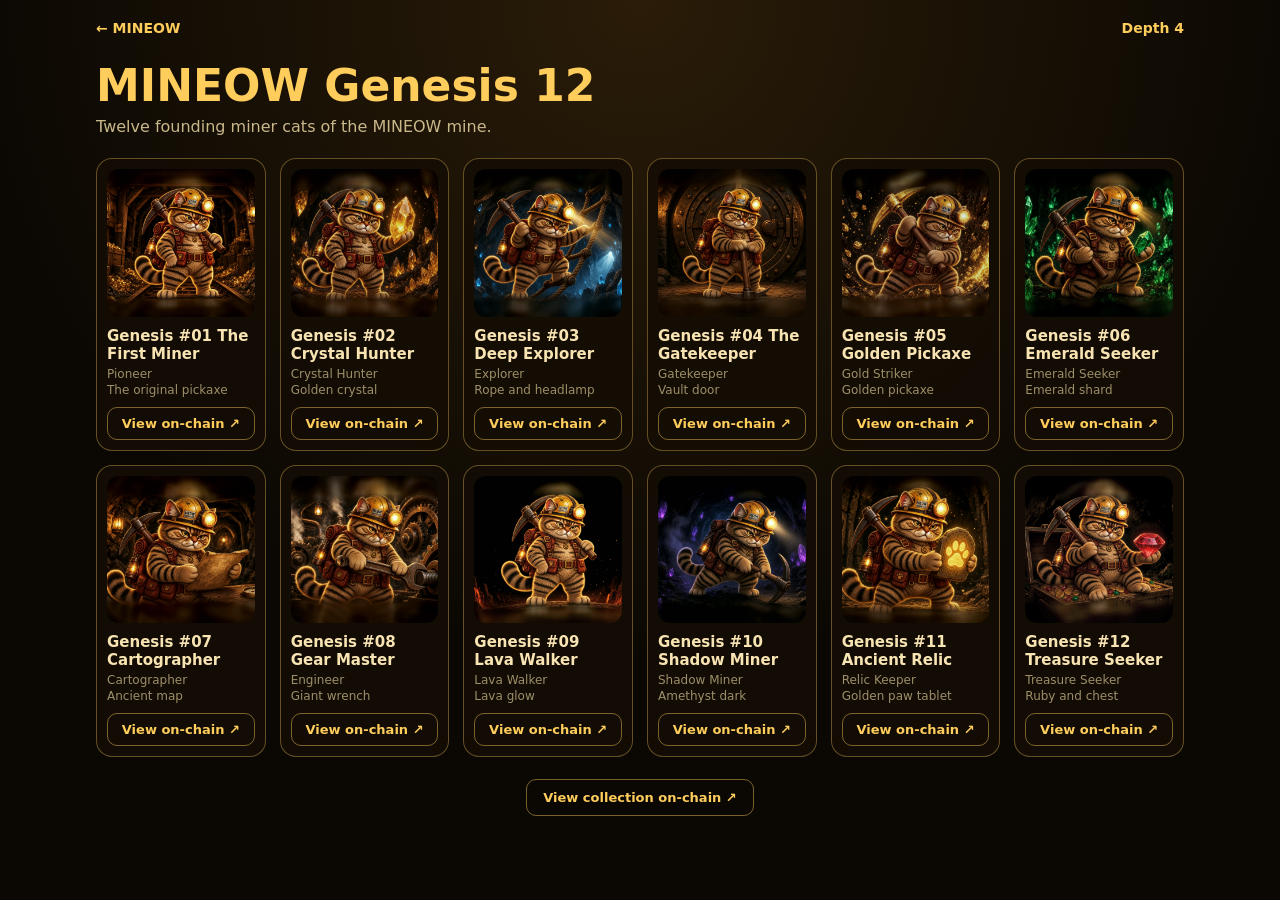
<file: genesis-12/index.html>
<!doctype html>
<html lang="en"><head><meta charset="utf-8"><meta name="viewport" content="width=device-width,initial-scale=1">
<title>MINEOW Genesis 12</title><meta name="description" content="Twelve founding miner cats of the MINEOW mine.">
<link rel="icon" href="/nft/genesis-12/collection.jpg">
<style>
*{box-sizing:border-box}body{margin:0;background:radial-gradient(circle at 50% 0,#2a1c08,#0b0803 60%);color:#f8e3b2;font-family:Inter,ui-sans-serif,system-ui,-apple-system,"Segoe UI",sans-serif;min-height:100vh}
.wrap{max-width:1120px;margin:0 auto;padding:20px 16px 48px}
.top{display:flex;justify-content:space-between;align-items:center;gap:8px}.top a{color:#ffcd5c;font-weight:800;text-decoration:none;font-size:14px}
h1{margin:24px 0 6px;font-size:clamp(28px,6vw,44px);color:#ffcd5c}.lead{margin:0 0 22px;color:#c9b88a}
.grid{display:grid;grid-template-columns:repeat(auto-fill,minmax(160px,1fr));gap:14px}
.card{background:rgba(20,14,5,.85);border:1px solid rgba(255,205,92,.35);border-radius:16px;padding:10px;display:flex;flex-direction:column}
.img{all:unset;cursor:zoom-in;display:block;border-radius:12px;overflow:hidden;aspect-ratio:1}.img img{width:100%;height:100%;object-fit:cover;display:block}
h2{font-size:15px;margin:10px 0 4px}.tr{margin:0 0 10px;font-size:12px;color:#9d8f68;display:flex;flex-direction:column;gap:2px;flex:1}
.oc{display:block;text-align:center;padding:8px;border-radius:10px;border:1px solid rgba(255,205,92,.45);color:#ffcd5c;font-weight:800;font-size:13px;text-decoration:none}.oc:hover{background:rgba(255,205,92,.12)}
.col{margin-top:22px;text-align:center}.col .oc{display:inline-block;padding:10px 16px}
#lb{position:fixed;inset:0;background:rgba(0,0,0,.88);display:none;align-items:center;justify-content:center;z-index:99;cursor:zoom-out;padding:16px}#lb.on{display:flex}#lb img{max-width:100%;max-height:100%;border-radius:14px}
</style></head><body><div class="wrap">
<div class="top"><a href="/">← MINEOW</a><a href="/depth4/">Depth 4</a></div>
<h1>MINEOW Genesis 12</h1><p class="lead">Twelve founding miner cats of the MINEOW mine.</p>
<section class="grid">
<article class="card"><button class="img" data-full="/nft/genesis-12/0.jpg" aria-label="Enlarge Genesis #01 The First Miner"><img src="/nft/genesis-12/0.jpg" alt="Genesis #01 The First Miner" loading="lazy" width="512" height="512"></button>
<h2>Genesis #01 The First Miner</h2><p class="tr"><span>Pioneer</span><span>The original pickaxe</span></p>
<a class="oc" href="https://core.metaplex.com/explorer/rCpBBYNJ8wXPwSwacqbhhXspS5rrcTgYBe7zKt2rWFw" target="_blank" rel="noopener">View on-chain ↗</a></article>
<article class="card"><button class="img" data-full="/nft/genesis-12/1.jpg" aria-label="Enlarge Genesis #02 Crystal Hunter"><img src="/nft/genesis-12/1.jpg" alt="Genesis #02 Crystal Hunter" loading="lazy" width="512" height="512"></button>
<h2>Genesis #02 Crystal Hunter</h2><p class="tr"><span>Crystal Hunter</span><span>Golden crystal</span></p>
<a class="oc" href="https://core.metaplex.com/explorer/9dLupc4uYw6VLPrPkUYbNGpcSSPf6BwjYYjTWeRfCPSU" target="_blank" rel="noopener">View on-chain ↗</a></article>
<article class="card"><button class="img" data-full="/nft/genesis-12/2.jpg" aria-label="Enlarge Genesis #03 Deep Explorer"><img src="/nft/genesis-12/2.jpg" alt="Genesis #03 Deep Explorer" loading="lazy" width="512" height="512"></button>
<h2>Genesis #03 Deep Explorer</h2><p class="tr"><span>Explorer</span><span>Rope and headlamp</span></p>
<a class="oc" href="https://core.metaplex.com/explorer/HjXVKqKJpzz26TPrKwZXSTNHDWrV32ZeD92wj7k1WEK5" target="_blank" rel="noopener">View on-chain ↗</a></article>
<article class="card"><button class="img" data-full="/nft/genesis-12/3.jpg" aria-label="Enlarge Genesis #04 The Gatekeeper"><img src="/nft/genesis-12/3.jpg" alt="Genesis #04 The Gatekeeper" loading="lazy" width="512" height="512"></button>
<h2>Genesis #04 The Gatekeeper</h2><p class="tr"><span>Gatekeeper</span><span>Vault door</span></p>
<a class="oc" href="https://core.metaplex.com/explorer/QnHxGpc5tdma6xxAxAGDF1QCenjvz4tG7xvKH1mc4dC" target="_blank" rel="noopener">View on-chain ↗</a></article>
<article class="card"><button class="img" data-full="/nft/genesis-12/4.jpg" aria-label="Enlarge Genesis #05 Golden Pickaxe"><img src="/nft/genesis-12/4.jpg" alt="Genesis #05 Golden Pickaxe" loading="lazy" width="512" height="512"></button>
<h2>Genesis #05 Golden Pickaxe</h2><p class="tr"><span>Gold Striker</span><span>Golden pickaxe</span></p>
<a class="oc" href="https://core.metaplex.com/explorer/2GHzzCviJdGaoNA2Gp8Wg4YoZDvqXKAyTb8b4SiqWcbW" target="_blank" rel="noopener">View on-chain ↗</a></article>
<article class="card"><button class="img" data-full="/nft/genesis-12/5.jpg" aria-label="Enlarge Genesis #06 Emerald Seeker"><img src="/nft/genesis-12/5.jpg" alt="Genesis #06 Emerald Seeker" loading="lazy" width="512" height="512"></button>
<h2>Genesis #06 Emerald Seeker</h2><p class="tr"><span>Emerald Seeker</span><span>Emerald shard</span></p>
<a class="oc" href="https://core.metaplex.com/explorer/Pddjdi4RntwB7JsPsgLGRAXytuExZzvBzYSnCW4Eviq" target="_blank" rel="noopener">View on-chain ↗</a></article>
<article class="card"><button class="img" data-full="/nft/genesis-12/6.jpg" aria-label="Enlarge Genesis #07 Cartographer"><img src="/nft/genesis-12/6.jpg" alt="Genesis #07 Cartographer" loading="lazy" width="512" height="512"></button>
<h2>Genesis #07 Cartographer</h2><p class="tr"><span>Cartographer</span><span>Ancient map</span></p>
<a class="oc" href="https://core.metaplex.com/explorer/gHt19dzNLbUdLGPZQWDaaZ1PD9sRWmdbtLWaznLaSNp" target="_blank" rel="noopener">View on-chain ↗</a></article>
<article class="card"><button class="img" data-full="/nft/genesis-12/7.jpg" aria-label="Enlarge Genesis #08 Gear Master"><img src="/nft/genesis-12/7.jpg" alt="Genesis #08 Gear Master" loading="lazy" width="512" height="512"></button>
<h2>Genesis #08 Gear Master</h2><p class="tr"><span>Engineer</span><span>Giant wrench</span></p>
<a class="oc" href="https://core.metaplex.com/explorer/3dduE5kPoXG3NaKe6JHVgZZZMonykzeiMtxSRXUH9SMt" target="_blank" rel="noopener">View on-chain ↗</a></article>
<article class="card"><button class="img" data-full="/nft/genesis-12/8.jpg" aria-label="Enlarge Genesis #09 Lava Walker"><img src="/nft/genesis-12/8.jpg" alt="Genesis #09 Lava Walker" loading="lazy" width="512" height="512"></button>
<h2>Genesis #09 Lava Walker</h2><p class="tr"><span>Lava Walker</span><span>Lava glow</span></p>
<a class="oc" href="https://core.metaplex.com/explorer/5k8bwBJXDNBDzPh6nmUKKke5NA1Yon67eNKxrPW9xXDU" target="_blank" rel="noopener">View on-chain ↗</a></article>
<article class="card"><button class="img" data-full="/nft/genesis-12/9.jpg" aria-label="Enlarge Genesis #10 Shadow Miner"><img src="/nft/genesis-12/9.jpg" alt="Genesis #10 Shadow Miner" loading="lazy" width="512" height="512"></button>
<h2>Genesis #10 Shadow Miner</h2><p class="tr"><span>Shadow Miner</span><span>Amethyst dark</span></p>
<a class="oc" href="https://core.metaplex.com/explorer/wSmg8pCHyoDeRfAmFqvxfmYHufd2pkrVF7ZySuX7ZEZ" target="_blank" rel="noopener">View on-chain ↗</a></article>
<article class="card"><button class="img" data-full="/nft/genesis-12/10.jpg" aria-label="Enlarge Genesis #11 Ancient Relic"><img src="/nft/genesis-12/10.jpg" alt="Genesis #11 Ancient Relic" loading="lazy" width="512" height="512"></button>
<h2>Genesis #11 Ancient Relic</h2><p class="tr"><span>Relic Keeper</span><span>Golden paw tablet</span></p>
<a class="oc" href="https://core.metaplex.com/explorer/523YAKeCUiRKwvDWYHFbK7xgmwWJfiJ1QsQxsJepe96Y" target="_blank" rel="noopener">View on-chain ↗</a></article>
<article class="card"><button class="img" data-full="/nft/genesis-12/11.jpg" aria-label="Enlarge Genesis #12 Treasure Seeker"><img src="/nft/genesis-12/11.jpg" alt="Genesis #12 Treasure Seeker" loading="lazy" width="512" height="512"></button>
<h2>Genesis #12 Treasure Seeker</h2><p class="tr"><span>Treasure Seeker</span><span>Ruby and chest</span></p>
<a class="oc" href="https://core.metaplex.com/explorer/GyFtj5ypUD5wBLjmjcEnK2UMkmSBBN6dNJLfLeD1ja8z" target="_blank" rel="noopener">View on-chain ↗</a></article>
</section>
<p class="col"><a class="oc" href="https://core.metaplex.com/explorer/3NbpvpBMLQGE7YgySEnmp7dwXZqKYPwnZDstbK6o3A3D" target="_blank" rel="noopener">View collection on-chain ↗</a></p>
</div>
<div id="lb" role="dialog" aria-label="Enlarged image"><img alt=""></div>
<script>
const lb=document.getElementById('lb'),li=lb.querySelector('img');
document.querySelectorAll('.img').forEach(b=>b.onclick=()=>{li.src=b.dataset.full;li.alt=b.querySelector('img').alt;lb.classList.add('on')});
lb.onclick=()=>lb.classList.remove('on');document.onkeydown=e=>{if(e.key==='Escape')lb.classList.remove('on')};
</script></body></html>
</file>
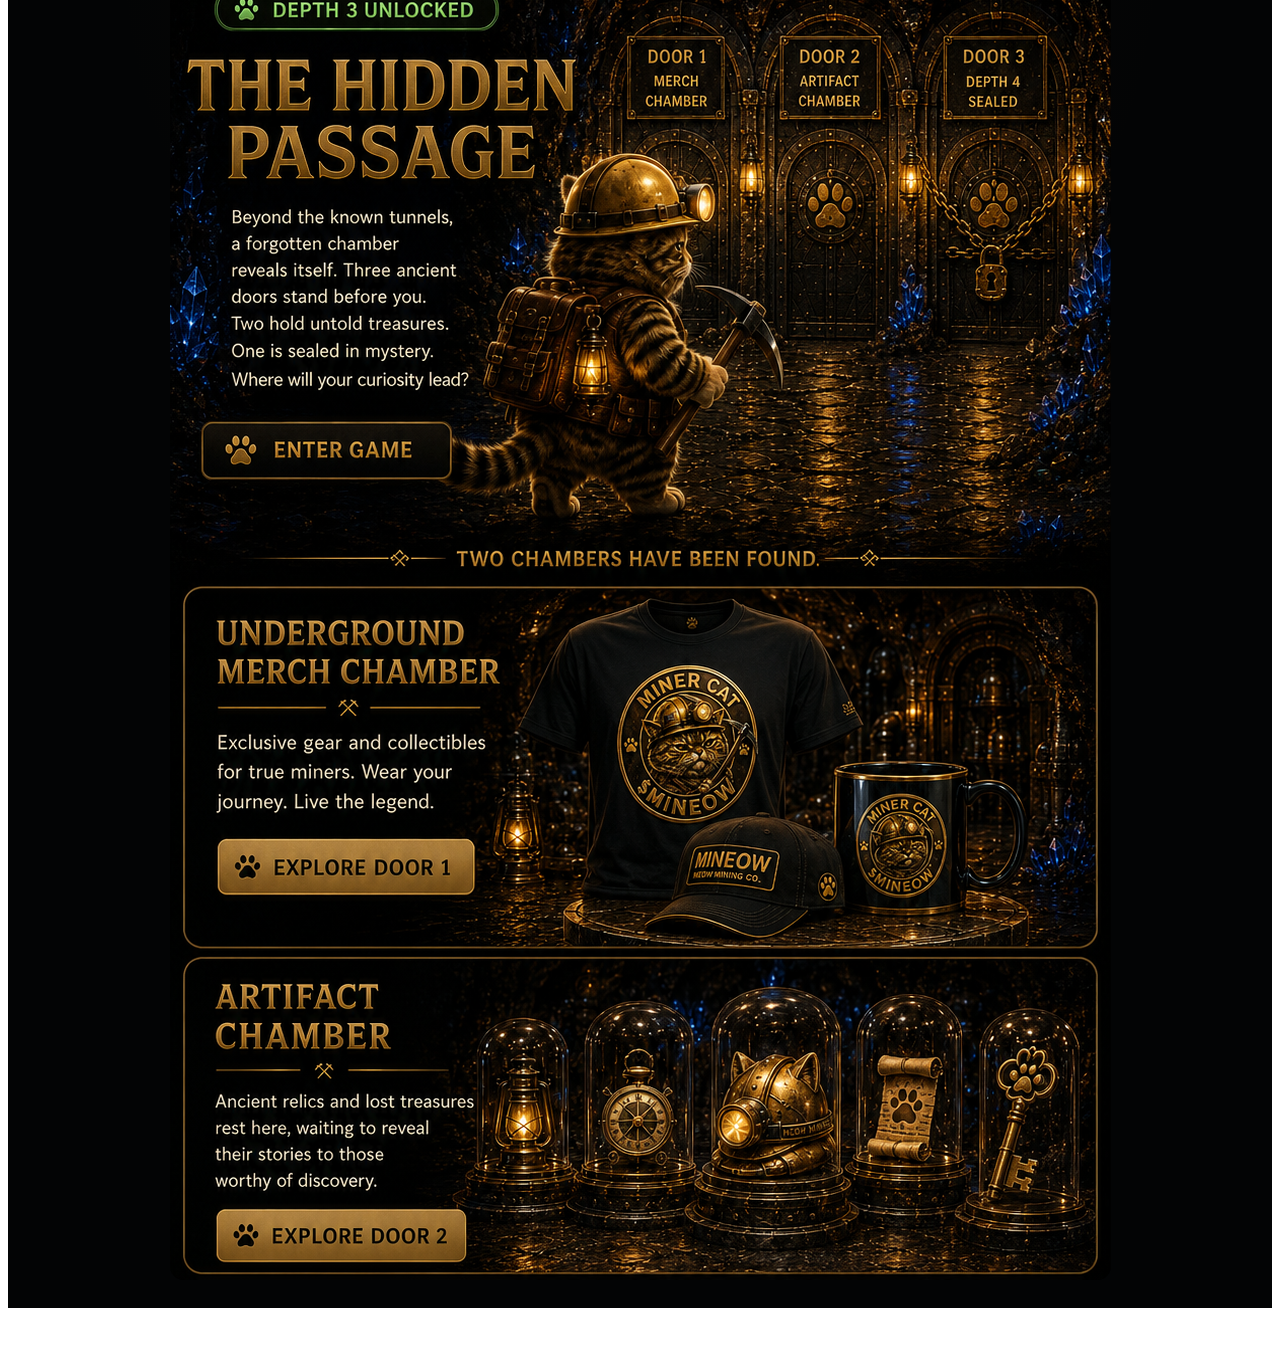
<file: depths/depth-03.html>
<!doctype html>
<html lang="en">
<head>
<meta charset="utf-8">
<meta name="viewport" content="width=device-width,initial-scale=1,viewport-fit=cover">
<title>MINEOW — Depth 3 | V4.8 4FIX R2 Responsive Locked</title>
</head>
<body>
<section class="d3" data-mineow-depth="3" id="depth3">
<style>
/* MINEOW D3 integration fix: host-isolated CSS + script-independent controls */
.d3{--gold:#d79b29;--gold2:#ffd36a;--line:rgba(215,155,41,.42);--blue:#4c9fe8;--panel:#080706;width:100%;max-width:100%;min-width:0;margin:0!important;padding-top:0!important;box-sizing:border-box;color:#efe6d6;font-family:Inter,ui-sans-serif,system-ui,-apple-system,BlinkMacSystemFont,"Segoe UI",Arial,sans-serif;background:
radial-gradient(circle at 50% 0,rgba(92,54,7,.12),transparent 35%),#030405;padding-bottom:28px}
.d3 *{box-sizing:border-box}
.d3-shell{width:min(1420px,100%);margin:0 auto!important;padding:0!important}

.d3-hero{position:relative;min-height:560px;background-image:linear-gradient(90deg,rgba(2,3,4,.86) 0%,rgba(2,3,4,.42) 35%,rgba(2,3,4,.08) 66%,rgba(2,3,4,.20) 100%),url("/depths/assets/embedded/inline_01_379e7299cbbe.png");background-size:cover;background-position:center}
.d3-hero-copy{position:absolute;left:5.5%;top:50%;transform:translateY(-50%);width:min(520px,42%)}
.d3-unlocked{display:inline-flex;align-items:center;gap:9px;padding:9px 16px;border-radius:999px;border:1px solid rgba(43,233,143,.50);background:rgba(43,233,143,.08);color:#70f3b1;font-size:.82rem;font-weight:950;letter-spacing:.08em}
.d3-unlocked:before{content:"●";font-size:12px;text-shadow:0 0 10px rgba(43,233,143,.75)}
.d3-hero h1{margin:16px 0 14px;font:900 clamp(54px,6vw,92px)/.92 Georgia,serif;color:#e6ad3a;letter-spacing:-.025em;text-shadow:0 3px 16px rgba(0,0,0,.48)}
.d3-hero p{max-width:470px;margin:0;color:#f2ece2;line-height:1.62;font-size:1.05rem}
.d3-actions{display:flex;gap:10px;flex-wrap:wrap;margin-top:20px}
.d3-btn{border:0;border-radius:10px;padding:14px 20px;font-weight:950;text-decoration:none;cursor:pointer;display:inline-flex;align-items:center;justify-content:center}
.d3-btn.gold{background:linear-gradient(#ffd773,#cf8b14);color:#181005;box-shadow:inset 0 0 0 1px rgba(255,242,190,.5)}
.d3-btn.dark{background:#080706;color:#e7bd65;border:1px solid var(--line)}

.d3-content{padding:20px 5.5% 0}
.d3-divider{display:flex;align-items:center;gap:16px;margin:4px 0 14px;color:#d5a348;font:800 1.08rem/1 Georgia,serif;letter-spacing:.23em;text-align:center}
.d3-divider:before,.d3-divider:after{content:"";height:1px;background:linear-gradient(90deg,transparent,var(--gold),transparent);flex:1}
.d3-grid{display:grid;grid-template-columns:1fr 1fr;gap:14px}

.d3-room-card{position:relative;min-height:360px;border:1px solid var(--line);border-radius:14px;overflow:hidden;background:#080706}
.d3-room-card .bg{position:absolute;inset:0;background-size:cover;background-position:center;transition:transform .4s ease}
.d3-room-card:hover .bg{transform:scale(1.015)}
.d3-room-card.merch .bg{background-image:linear-gradient(90deg,rgba(2,2,2,.88),rgba(2,2,2,.14) 60%),url("/depths/assets/door1-room.png?v=7")}
.d3-room-card.artifact .bg{background-image:linear-gradient(90deg,rgba(2,2,2,.82),rgba(2,2,2,.06) 63%),url("/depths/assets/door2-room.png?v=7")}
.d3-room-copy{position:absolute;left:24px;top:24px;width:44%;z-index:2}
.d3-room-copy h2{margin:0 0 9px;font:900 clamp(28px,3vw,42px)/1.02 Georgia,serif;color:#e4ad42}
.d3-room-copy p{margin:0;color:#eee6da;line-height:1.6;font-size:.98rem}
.d3-room-copy .d3-btn{margin-top:16px}

.d3-sealed{margin-top:14px;position:relative;min-height:255px;border:1px solid rgba(76,159,232,.35);border-radius:14px;overflow:hidden;background-image:
linear-gradient(90deg,rgba(2,5,8,.93),rgba(2,5,8,.43) 45%,rgba(2,5,8,.10)),url("/depths/assets/embedded/inline_04_559fe38b4235.png");background-size:cover;background-position:center}
.d3-sealed-copy{position:absolute;left:26px;top:50%;transform:translateY(-50%);width:min(390px,48%)}
.d3-sealed-copy h2{margin:0 0 10px;font:900 clamp(31px,4vw,50px)/.98 Georgia,serif;color:#66a9ed}
.d3-sealed-copy p{color:#e4ebf3;line-height:1.55}
.d3-coming{display:inline-flex;margin-top:8px;padding:8px 12px;border-radius:8px;border:1px solid rgba(76,159,232,.55);color:#68b1ff;font-weight:900}

.d3-tour{position:fixed;inset:0;z-index:9999;background:#030303;display:none;overflow:auto}
.d3-tour.open,.d3-tour:target{display:block}
.d3-tour-head{position:sticky;top:0;z-index:20;height:64px;display:flex;align-items:center;justify-content:space-between;padding:0 18px;background:rgba(3,3,3,.94);border-bottom:1px solid var(--line);backdrop-filter:blur(10px)}
.d3-tour-head strong{color:#e5b454;letter-spacing:.08em}
.d3-close{width:42px;height:42px;border-radius:10px;border:1px solid var(--line);background:#0b0907;color:#fff;font-size:23px}
.d3-tour-wrap{width:min(1240px,100%);margin:0 auto;padding:20px}
.d3-room-hero{width:100%;border-radius:16px;border:1px solid var(--line);overflow:hidden;background:#090806}
.d3-room-hero img{display:block;width:100%;height:auto;cursor:zoom-in}
.d3-gallery-title{margin:24px 0 12px;color:#e5b454;font:800 1.2rem Georgia,serif;letter-spacing:.12em}
.d3-gallery{display:grid;grid-template-columns:repeat(3,1fr);gap:14px}
.d3-item{border:1px solid rgba(215,155,41,.30);border-radius:14px;overflow:hidden;background:#080706;cursor:zoom-in}
.d3-item img{display:block;width:100%;aspect-ratio:1/1;object-fit:cover}
.d3-item b{display:block;padding:12px 14px;color:#f0c56f;font-size:.98rem}
.d3-artifact-gallery{grid-template-columns:repeat(3,1fr)}

.d3-lightbox{position:fixed;inset:0;z-index:20000;display:none;align-items:center;justify-content:center;background:rgba(0,0,0,.92);padding:18px}
.d3-lightbox.open{display:flex}
.d3-lightbox img{max-width:94vw;max-height:90vh;object-fit:contain;border-radius:10px;box-shadow:0 24px 80px #000}
.d3-lightbox button{position:fixed;right:18px;top:18px;width:46px;height:46px;border-radius:12px;border:1px solid rgba(255,255,255,.25);background:#0a0a0a;color:#fff;font-size:26px}

@media (max-width:900px){
 .d3-top-actions .d3-hero{min-height:650px;background-image:linear-gradient(180deg,rgba(2,3,4,.03) 0%,rgba(2,3,4,.12) 46%,rgba(2,3,4,.92) 83%),url("/depths/assets/embedded/inline_01_379e7299cbbe.png");background-position:58% center}
 .d3-hero-copy{left:18px;right:18px;bottom:22px;top:auto;transform:none;width:auto}
 .d3-hero h1{font-size:50px;max-width:390px}
 .d3-hero p{font-size:.98rem;max-width:520px}
 .d3-content{padding:14px 18px 0}
 .d3-grid{grid-template-columns:1fr}
 .d3-room-card{min-height:330px}
 .d3-room-copy{width:56%;left:18px;top:18px}
 .d3-sealed{min-height:300px}
 .d3-sealed-copy{left:18px;width:58%}
 .d3-gallery{grid-template-columns:repeat(2,1fr)}
 .d3-artifact-gallery{grid-template-columns:repeat(2,1fr)}
}

@media (max-width:560px){
 .d3-hero{min-height:640px;background-position:61% center}
 .d3-hero h1{font-size:45px}
 .d3-actions{flex-direction:column;align-items:stretch;max-width:310px}
 .d3-btn{width:100%}
 .d3-divider{font-size:.96rem;letter-spacing:.14em}
 .d3-room-card{min-height:380px}
 .d3-room-card.merch .bg,.d3-room-card.artifact .bg{background-image:none}
 .d3-room-card.merch{background-image:linear-gradient(180deg,rgba(0,0,0,.05),rgba(0,0,0,.84)),url("/depths/assets/door1-room.png?v=7");background-size:cover;background-position:center}
 .d3-room-card.artifact{background-image:linear-gradient(180deg,rgba(0,0,0,.05),rgba(0,0,0,.84)),url("/depths/assets/door2-room.png?v=7");background-size:cover;background-position:center}
 .d3-room-copy{left:16px;right:16px;top:auto;bottom:16px;width:auto}
 .d3-room-copy h2{font-size:30px}
 .d3-sealed{min-height:330px;background-position:63% center}
 .d3-sealed-copy{left:16px;right:16px;bottom:16px;top:auto;transform:none;width:auto;background:rgba(3,5,8,.76);padding:14px;border-radius:12px}
 .d3-gallery,.d3-artifact-gallery{grid-template-columns:1fr}
 .d3-tour-wrap{padding:12px}
}

/* V4.1 REAL TOUR */
.d3-tour{position:fixed;inset:0;z-index:9999;background:#020202;display:none;overflow:hidden}
.d3-tour.open,.d3-tour:target{display:block}
.d3-tour-head{
 position:absolute;z-index:40;top:max(12px,env(safe-area-inset-top));left:12px;right:12px;
 height:auto;display:flex;align-items:center;justify-content:space-between;gap:12px;
 padding:0;background:transparent;border:0;pointer-events:none
}
.d3-tour-head strong{
 pointer-events:auto;background:rgba(3,3,3,.72);backdrop-filter:blur(8px);
 border:1px solid rgba(215,155,41,.35);border-radius:999px;padding:9px 13px;
 color:#e5b454;letter-spacing:.08em;font-size:.78rem
}
.d3-close{
 pointer-events:auto;width:44px;height:44px;border-radius:13px;border:1px solid rgba(215,155,41,.38);
 background:rgba(5,4,3,.78);backdrop-filter:blur(8px);color:#fff;font-size:25px
}
.d3-tour-wrap{position:absolute;inset:0;width:100%;margin:0;padding:0;overflow:hidden;background:#000}
.d3-room-hero{position:absolute;inset:0;border:0;border-radius:0;overflow:hidden;background:#000;touch-action:none;cursor:grab}
.d3-room-hero.dragging{cursor:grabbing}
.d3-room-hero img{
 position:absolute;left:50%;top:50%;width:auto;height:118%;
 min-width:118%;max-width:none;max-height:none;object-fit:cover;
 transform:translate(calc(-50% + var(--pan-x,0px)),calc(-50% + var(--pan-y,0px))) scale(var(--zoom,1));
 transform-origin:center center;cursor:grab;user-select:none;-webkit-user-drag:none;will-change:transform
}
.d3-tour::after{
 content:"";position:absolute;inset:0;pointer-events:none;
 background:linear-gradient(180deg,rgba(0,0,0,.10),transparent 24%,transparent 70%,rgba(0,0,0,.42))
}
.d3-tour-toolbar{
 position:absolute;z-index:35;left:50%;bottom:max(16px,env(safe-area-inset-bottom));
 transform:translateX(-50%);display:flex;gap:8px;align-items:center;
 background:rgba(3,3,3,.70);backdrop-filter:blur(10px);
 border:1px solid rgba(215,155,41,.30);border-radius:16px;padding:7px
}
.d3-tour-toolbar button{
 min-width:44px;height:44px;border-radius:11px;border:1px solid rgba(215,155,41,.28);
 background:#0a0806;color:#edbc5d;font-size:18px;font-weight:900
}
.d3-tour-note{
 position:absolute;z-index:34;left:50%;bottom:78px;transform:translateX(-50%);
 color:#f1d89b;background:rgba(0,0,0,.50);border-radius:999px;padding:7px 11px;
 font-size:.76rem;white-space:nowrap;pointer-events:none
}
.d3-collection-button{
 position:absolute;z-index:35;right:14px;bottom:max(16px,env(safe-area-inset-bottom));
 border:1px solid rgba(215,155,41,.38);background:rgba(7,6,4,.82);color:#f0c56f;
 border-radius:13px;padding:12px 15px;font-weight:900;backdrop-filter:blur(8px)
}
.d3-collection-drawer{
 position:absolute;z-index:50;left:0;right:0;bottom:0;max-height:72vh;overflow:auto;
 background:linear-gradient(180deg,rgba(8,7,5,.98),#030303);
 border-top:1px solid rgba(215,155,41,.40);transform:translateY(102%);
 transition:transform .28s ease;padding:18px 18px calc(20px + env(safe-area-inset-bottom))
}
.d3-collection-drawer.open{transform:translateY(0)}
.d3-collection-top{display:flex;justify-content:space-between;align-items:center;gap:12px;margin-bottom:12px}
.d3-collection-top h3{margin:0;color:#e6b24e;font:800 1.08rem Georgia,serif;letter-spacing:.12em}
.d3-drawer-close{
 width:40px;height:40px;border-radius:10px;border:1px solid rgba(215,155,41,.30);
 background:#0a0806;color:#fff;font-size:22px
}
.d3-gallery-title{display:none}
.d3-gallery{display:grid;grid-template-columns:repeat(3,minmax(0,1fr));gap:12px}
.d3-item{border:1px solid rgba(215,155,41,.30);border-radius:13px;overflow:hidden;background:#080706;cursor:zoom-in}
.d3-item img{display:block;width:100%;aspect-ratio:1/1;object-fit:cover}
.d3-item b{display:block;padding:10px 12px;color:#f0c56f;font-size:.92rem}
.d3-lightbox{z-index:30000}
@media(max-width:700px){
 .d3-room-hero img{height:108%;min-width:165%}
 .d3-tour-toolbar{left:12px;transform:none}
 .d3-collection-button{right:12px}
 .d3-tour-note{bottom:75px;font-size:.72rem}
 .d3-gallery{grid-template-columns:repeat(2,minmax(0,1fr))}
}
@media(max-width:430px){
 .d3-gallery{grid-template-columns:1fr 1fr}
 .d3-item b{font-size:.84rem}
}



/* V4.3 — MATCH APPROVED DEPTH 3 MOCKUP */
.d3-content{padding:12px 3.1% 0}
.d3-divider{margin:4px 0 12px;font-size:1rem;letter-spacing:.22em}

.d3-hero{
 min-height:540px;
 background-image:
 linear-gradient(90deg,rgba(2,3,4,.90) 0%,rgba(2,3,4,.74) 27%,rgba(2,3,4,.25) 49%,rgba(2,3,4,.04) 73%),
 url("/depths/assets/embedded/inline_01_379e7299cbbe.png");
 background-size:cover;
 background-position:43% center;
}
.d3-hero-copy{left:3.8%;width:34%;max-width:430px}
.d3-hero h1{font-size:clamp(48px,5vw,72px);line-height:.91;margin:13px 0 13px}
.d3-hero p{font-size:.96rem;line-height:1.5;max-width:390px}
.d3-actions{gap:8px;margin-top:16px}
.d3-btn{padding:12px 17px;border-radius:8px;font-size:.86rem}

.d3-grid{gap:10px}
.d3-room-card{min-height:310px;border-radius:12px}
.d3-room-copy{
 left:20px;top:50%;transform:translateY(-50%);
 width:34%;max-width:350px;
}
.d3-room-copy h2{font-size:clamp(25px,2.6vw,37px);line-height:1.01;margin-bottom:10px}
.d3-room-copy p{font-size:.88rem;line-height:1.48}
.d3-room-copy .d3-btn{margin-top:13px;width:auto}

.d3-room-card.merch .bg{
 background-image:
 linear-gradient(90deg,rgba(2,2,2,.93) 0%,rgba(2,2,2,.80) 29%,rgba(2,2,2,.20) 54%,rgba(2,2,2,.02) 78%),
 url("/depths/assets/door1-room.png?v=7");
 background-position:center;
}
.d3-room-card.artifact .bg{
 background-image:
 linear-gradient(90deg,rgba(2,2,2,.93) 0%,rgba(2,2,2,.80) 29%,rgba(2,2,2,.18) 54%,rgba(2,2,2,.02) 78%),
 url("/depths/assets/door2-room.png?v=7");
 background-position:center;
}

.d3-sealed{min-height:235px;border-radius:12px;background-position:center right}
.d3-sealed-copy{left:20px;width:31%;max-width:330px}
.d3-sealed-copy h2{font-size:clamp(26px,3vw,40px);line-height:.96}
.d3-sealed-copy p{font-size:.84rem;line-height:1.43}
.d3-coming{padding:7px 10px;font-size:.78rem}

/* Immersive room: show the whole chamber first, then let visitor zoom/pan. */
.d3-tour{background:#020202}
.d3-tour-wrap{background:#020202}
.d3-room-hero{
 position:absolute;inset:0;
 display:flex;align-items:center;justify-content:center;
 overflow:hidden;background:#050403;
}
.d3-room-hero::before{
 content:"";position:absolute;inset:-5%;
 background-image:var(--room-bg);
 background-size:cover;background-position:center;
 filter:blur(24px) brightness(.36);transform:scale(1.10);
}
.d3-room-hero img{
 position:relative;z-index:2;
 left:auto;top:auto;
 width:auto;height:auto;
 max-width:100%;max-height:100%;
 min-width:0;
 object-fit:contain;
 transform:translate(var(--pan-x,0px),var(--pan-y,0px)) scale(var(--zoom,1));
}
.d3-tour::after{background:linear-gradient(180deg,rgba(0,0,0,.10),transparent 18%,transparent 79%,rgba(0,0,0,.40))}
.d3-tour-note{font-size:.72rem;bottom:68px}
.d3-tour-toolbar{bottom:12px}
.d3-tour-toolbar button{width:40px;min-width:40px;height:40px}
.d3-collection-button{bottom:12px;padding:10px 13px;font-size:.78rem}

@media(max-width:900px){
 .d3-hero{
   min-height:510px;
   background-position:42% center;
 }
 .d3-hero-copy{left:4%;width:35%;max-width:315px}
 .d3-hero h1{font-size:42px}
 .d3-hero p{font-size:.82rem}
 .d3-content{padding:10px 3.5% 0}
 .d3-divider{font-size:.86rem;letter-spacing:.18em}
 .d3-room-card{min-height:255px}
 .d3-room-copy{left:18px;width:35%;max-width:270px}
 .d3-room-copy h2{font-size:27px}
 .d3-room-copy p{font-size:.76rem}
 .d3-sealed{min-height:210px}
 .d3-sealed-copy{left:18px;width:32%;max-width:245px}
 .d3-sealed-copy h2{font-size:28px}
 .d3-sealed-copy p{font-size:.73rem}
}

@media(max-width:700px){
 .d3-hero{
   min-height:500px;
   background-position:41% center;
   background-image:
   linear-gradient(90deg,rgba(2,3,4,.92) 0%,rgba(2,3,4,.76) 29%,rgba(2,3,4,.23) 50%,rgba(2,3,4,.03) 76%),
   url("/depths/assets/embedded/inline_01_379e7299cbbe.png");
 }
 .d3-hero-copy{left:16px;width:39%;max-width:265px}
 .d3-unlocked{font-size:.74rem;padding:8px 12px}
 .d3-hero h1{font-size:36px;line-height:.92}
 .d3-hero p{font-size:.72rem;line-height:1.42}
 .d3-actions{max-width:210px;gap:6px}
 .d3-btn{font-size:.70rem;padding:9px 10px}
 .d3-divider{font-size:.74rem;letter-spacing:.14em}
 .d3-room-card{min-height:230px}
 .d3-room-copy{left:15px;width:36%;max-width:210px}
 .d3-room-copy h2{font-size:22px}
 .d3-room-copy p{font-size:.66rem;line-height:1.36}
 .d3-room-copy .d3-btn{font-size:.67rem;padding:8px 9px}
 .d3-sealed{min-height:195px}
 .d3-sealed-copy{left:15px;width:33%;max-width:200px}
 .d3-sealed-copy h2{font-size:23px}
 .d3-sealed-copy p{font-size:.62rem;line-height:1.36}
 .d3-coming{font-size:.62rem;padding:6px 8px}

 /* Mobile tour: whole room visible first; gestures do the work. */
 .d3-tour-head strong{font-size:.66rem;padding:8px 10px}
 .d3-close{width:42px;height:42px}
 .d3-room-hero img{max-width:100%;max-height:100%}
 .d3-tour-toolbar{display:none}
 .d3-tour-note{bottom:58px;font-size:.68rem}
 .d3-collection-button{right:12px;bottom:12px;font-size:.72rem}
}

@media(max-width:560px){
 .d3-hero{
   min-height:480px;
   background-size:cover;
   background-position:40% center;
 }
 .d3-hero-copy{left:13px;width:39%;max-width:195px}
 .d3-hero h1{font-size:31px}
 .d3-hero p{font-size:.63rem}
 .d3-actions{max-width:185px}
 .d3-divider{font-size:.68rem}
 .d3-room-card{min-height:215px}
 .d3-room-copy{left:13px;width:35%;max-width:175px}
 .d3-room-copy h2{font-size:19px}
 .d3-room-copy p{font-size:.59rem}
 .d3-room-copy .d3-btn{font-size:.60rem;padding:7px 8px}
 .d3-sealed{min-height:185px}
 .d3-sealed-copy{left:13px;width:31%;max-width:165px}
 .d3-sealed-copy h2{font-size:20px}
 .d3-sealed-copy p{font-size:.56rem}
}


/* V4.4 — DEPTH 4 APPROVED MATCH */
.d3-sealed{
  min-height:260px;
  border:1px solid rgba(80,155,240,.42);
  border-radius:12px;
  overflow:hidden;
  background-image:
    linear-gradient(90deg,rgba(2,6,12,.90) 0%,rgba(2,6,12,.78) 29%,rgba(2,6,12,.18) 52%,rgba(2,6,12,.02) 72%),
    url("/depths/assets/embedded/inline_04_559fe38b4235.png");
  background-size:cover;
  background-position:74% center;
  box-shadow:inset 0 0 42px rgba(50,105,170,.10);
}
.d3-sealed:before{
  content:"";
  position:absolute;
  inset:0;
  pointer-events:none;
  background:
    radial-gradient(circle at 76% 50%,rgba(72,145,236,.18),transparent 30%),
    linear-gradient(180deg,rgba(13,27,49,.06),rgba(0,0,0,.12));
}
.d3-sealed-copy{
  position:absolute;
  z-index:2;
  left:24px;
  top:50%;
  transform:translateY(-50%);
  width:30%;
  max-width:315px;
  background:none;
  padding:0;
}
.d3-sealed-copy h2{
  margin:0 0 10px;
  font:900 clamp(28px,3vw,42px)/.94 Georgia,serif;
  color:#63a8ef;
  letter-spacing:-.01em;
}
.d3-sealed-copy p{
  margin:0;
  color:#d7e4f4;
  font-size:.82rem;
  line-height:1.45;
  max-width:280px;
}
.d3-coming{
  margin-top:12px;
  padding:7px 10px;
  border:1px solid rgba(79,160,244,.62);
  border-radius:8px;
  color:#66b4ff;
  background:rgba(4,17,31,.28);
  font-size:.76rem;
  font-weight:900;
}

@media(max-width:900px){
  .d3-sealed{
    min-height:220px;
    background-position:76% center;
  }
  .d3-sealed-copy{
    left:18px;
    width:31%;
    max-width:250px;
  }
  .d3-sealed-copy h2{font-size:28px}
  .d3-sealed-copy p{font-size:.70rem}
}

@media(max-width:700px){
  .d3-sealed{
    min-height:205px;
    background-position:77% center;
  }
  .d3-sealed-copy{
    left:15px;
    width:31%;
    max-width:205px;
  }
  .d3-sealed-copy h2{
    font-size:23px;
    line-height:.95;
  }
  .d3-sealed-copy p{
    font-size:.62rem;
    line-height:1.38;
  }
  .d3-coming{
    font-size:.61rem;
    padding:6px 8px;
    margin-top:9px;
  }
}

@media(max-width:560px){
  .d3-sealed{
    min-height:190px;
    background-position:79% center;
  }
  .d3-sealed-copy{
    left:13px;
    width:30%;
    max-width:170px;
  }
  .d3-sealed-copy h2{font-size:20px}
  .d3-sealed-copy p{font-size:.55rem}
}


/* V4.5 — exact approved mobile visual composition */
.d3-mobile-approved{display:none}

@media(max-width:700px){
  /* Mobile uses exact approved visual crops, not reinterpreted CSS composition. */
  .d3-hero,
  .d3-divider,
  .d3-grid,
  .d3-sealed{
    display:none !important;
  }

  .d3-content{
    padding:0 12px 18px !important;
  }

  .d3-mobile-approved{
    display:block;
  }

  .d3-mobile-piece{
    position:relative;
    width:100%;
    margin:0 0 8px;
    border-radius:12px;
    overflow:hidden;
    background:#030303;
  }

  .d3-mobile-piece img{
    display:block;
    width:100%;
    height:auto;
  }

  .d3-mobile-two-title{
    display:none;
    align-items:center;
    gap:12px;
    margin:10px 0 8px;
    color:#dfb45e;
    font:800 .78rem/1.1 Georgia,serif;
    letter-spacing:.18em;
    text-align:center;
  }
  .d3-mobile-two-title:before,
  .d3-mobile-two-title:after{
    content:"";
    height:1px;
    flex:1;
    background:linear-gradient(90deg,transparent,#d79b29,transparent);
  }

  /* Invisible hit areas preserve the approved visual exactly. */
  .d3-mobile-hit{
    position:absolute;
    border:0;
    background:transparent;
    color:transparent;
    z-index:5;
    cursor:pointer;
    -webkit-tap-highlight-color:transparent;
  }
  .d3-mobile-hero-game{left:3%;top:76%;width:28%;height:11%}
  .d3-mobile-door1{left:2%;bottom:5%;width:33%;height:17%}
  .d3-mobile-door2{left:2%;bottom:5%;width:33%;height:18%}
}

/* V4.8 4-FIX: stable mobile zoom/pan rendering — visual layout unchanged */
.d3-room-hero{touch-action:none;contain:paint;overscroll-behavior:none}
.d3-room-hero::before{will-change:transform;backface-visibility:hidden}
.d3-room-hero img{
  will-change:transform;
  backface-visibility:hidden;
  -webkit-backface-visibility:hidden;
  transform-origin:center center;
}


/* =========================================================
   V4.8 4FIX R2 — APPROVED MASTER LAYOUT LOCK
   ONE continuous approved artwork for ALL viewport sizes.
   Fixes:
   - no black seam above Depth 4
   - desktop/mobile use the same approved composition
   - no alternate desktop layout
   ========================================================= */
.d3-shell > .d3-hero,
.d3-shell > .d3-content,
.d3-shell > .d3-mobile-approved{
  display:none !important;
}

.d3-approved-master{
  position:relative;
  display:block !important;
  width:min(941px,100%);
  margin:0 auto;
  overflow:hidden;
  background:#030303;
  line-height:0;
}

.d3-approved-master > img{
  display:block;
  width:100%;
  height:auto;
  max-width:100%;
  user-select:none;
  -webkit-user-drag:none;
}

.d3-master-hit{
  position:absolute;
  z-index:20;
  display:block;
  margin:0;
  padding:0;
  border:0;
  border-radius:10px;
  background:transparent;
  color:transparent;
  cursor:pointer;
  outline:none;
  -webkit-tap-highlight-color:transparent;
  touch-action:manipulation;
}

/* Exact button areas in the 941×1672 approved master artwork. */
.d3-master-game{
  left:2.4%;
  top:27.0%;
  width:30.0%;
  height:5.2%;
}
.d3-master-door1{
  left:3.6%;
  top:51.5%;
  width:30.5%;
  height:5.0%;
}
.d3-master-door2{
  left:3.6%;
  top:73.3%;
  width:30.5%;
  height:5.0%;
}

@media (min-width:942px){
  .d3-approved-master{
    border-radius:14px;
  }
}

/* Depth 4 is open: hide the bottom 344px (sealed-Depth-4 card) of the 941x1672 approved master.
   The image box is shortened by 344/941 of its width (negative margin, % of width) and clipped.
   Hit areas keep their exact previous pixel positions: the lost height is added back with
   margin-top / padding-bottom, which are also % of width. */
.d3-approved-master > img{margin-bottom:-36.5569%;clip-path:inset(0 0 20.5742% 0)}
.d3-master-hit{box-sizing:content-box}
.d3-master-game{margin-top:9.8704%;padding-bottom:1.9010%}
.d3-master-door1{margin-top:18.8268%;padding-bottom:1.8278%}
.d3-master-door2{margin-top:26.7962%;padding-bottom:1.8278%}



/* =========================================================
   WEB INTEGRATION FINAL V2
   - Pull Depth 3 closer to Depth 2 on mobile
   - True viewport room overlay (also when host has transforms)
   - Visible mobile zoom controls + tap zoom fallback
   - Correct room background image joining without GPU-heavy blur
   - Lower memory/GPU pressure on mobile
   ========================================================= */
.d3-tour{
  position:fixed!important;
  inset:0!important;
  width:100vw!important;
  height:100dvh!important;
  max-width:none!important;
  max-height:none!important;
  z-index:2147483000!important;
  overflow:hidden!important;
  background:#020202!important;
  --line:rgba(215,155,41,.42);
  --gold:#d79b29;
}
.d3-tour-wrap,
.d3-room-hero{position:absolute!important;inset:0!important;width:100%!important;height:100%!important}
.d3-room-hero{background:#020202!important;display:flex!important;align-items:center!important;justify-content:center!important}
.d3-room-hero::before{
  content:""!important;
  position:absolute!important;
  inset:0!important;
  background-image:linear-gradient(rgba(0,0,0,.42),rgba(0,0,0,.42)),var(--room-bg)!important;
  background-size:cover!important;
  background-position:center!important;
  filter:none!important;
  transform:none!important;
  opacity:.9!important;
}
.d3-room-hero img{
  position:relative!important;
  z-index:2!important;
  width:auto!important;
  height:auto!important;
  max-width:100%!important;
  max-height:100%!important;
  min-width:0!important;
  object-fit:contain!important;
  transform:translate(var(--pan-x,0px),var(--pan-y,0px)) scale(var(--zoom,1))!important;
  transform-origin:center center!important;
  will-change:auto!important;
  backface-visibility:visible!important;
}
.d3-tour::after{display:none!important}
.d3-tour-head strong,.d3-close,.d3-tour-toolbar,.d3-collection-button{backdrop-filter:none!important;-webkit-backdrop-filter:none!important}

@media(max-width:700px){
  .d3{margin-top:-150px!important;padding-top:0!important}
  .d3-tour-toolbar{
    display:flex!important;
    position:fixed!important;
    z-index:2147483200!important;
    left:50%!important;
    right:auto!important;
    bottom:12px!important;
    transform:translateX(-50%)!important;
    gap:5px!important;
    padding:5px!important;
    background:rgba(3,3,3,.88)!important;
  }
  .d3-tour-toolbar button{width:38px!important;min-width:38px!important;height:38px!important;font-size:17px!important}
  .d3-collection-button{
    position:fixed!important;
    z-index:2147483200!important;
    right:10px!important;
    top:auto!important;
    bottom:62px!important;
    font-size:.70rem!important;
    padding:9px 11px!important;
  }
  .d3-tour-note{display:none!important}
  .d3-tour-head{position:fixed!important;z-index:2147483200!important;top:max(8px,env(safe-area-inset-top))!important;left:8px!important;right:8px!important}
  .d3-room-hero img{max-width:100%!important;max-height:calc(100dvh - 8px)!important}
}
@media(min-width:701px){
  .d3{margin-top:-56px!important}
}


/* MOBILE TOUCH ZOOM V4
   Phone: pinch with two fingers + drag while zoomed.
   Desktop: keep current approved toolbar/wheel behavior. */
@media(max-width:700px){
  .d3-room-hero{
    touch-action:none!important;
    overscroll-behavior:none!important;
    background:#020202!important;
  }
  .d3-room-hero::before{
    content:none!important;
    display:none!important;
    background-image:none!important;
  }
  .d3-room-hero{
    display:flex!important;
    align-items:center!important;
    justify-content:center!important;
  }
  .d3-room-hero img{
    position:relative!important;
    left:auto!important;
    top:auto!important;
    width:auto!important;
    height:auto!important;
    max-width:100%!important;
    max-height:100%!important;
    min-width:0!important;
    object-fit:contain!important;
    transform:translate3d(var(--pan-x,0px),var(--pan-y,0px),0) scale(var(--zoom,1))!important;
    transform-origin:center center!important;
    transition:none!important;
    will-change:transform!important;
    user-select:none!important;
    -webkit-user-drag:none!important;
  }
  .d3-tour-toolbar{display:none!important}
  .d3-tour-note{display:none!important}
  .d3-collection-button{bottom:16px!important}
}


/* V5 VIEW FIX: drawer thumbnails open one clean full-screen image. */
.d3-lightbox{
  position:fixed!important;
  inset:0!important;
  z-index:2147483646!important;
  display:none!important;
  align-items:center!important;
  justify-content:center!important;
  background:rgba(0,0,0,.96)!important;
  padding:16px!important;
  touch-action:none!important;
}
.d3-lightbox.open{display:flex!important}
.d3-lightbox img{
  width:auto!important;
  height:auto!important;
  max-width:96vw!important;
  max-height:90dvh!important;
  object-fit:contain!important;
  transform:none!important;
}
.d3-lightbox button{
  z-index:2147483647!important;
  top:max(12px,env(safe-area-inset-top))!important;
  right:12px!important;
}
@media(max-width:700px){
  .d3-tour:has(.d3-collection-drawer.open) > .d3-collection-button,
  .d3-tour:has(.d3-collection-drawer.open) .d3-collection-button{
    display:none!important;
  }
}

</style>

<div class="d3-shell">

<section class="d3-approved-master" aria-label="MINEOW Depth 3 approved layout">
  <img src="/depths/assets/approved_depth3_master.png?v=8" decoding="async" fetchpriority="high"
       alt="MINEOW Depth 3 — The Hidden Passage">
  <a class="d3-master-hit d3-master-game"
     href="/depth3-game/index.html"
     data-enter-game
     aria-label="Enter game"></a>
  <a class="d3-master-hit d3-master-door1"
     href="#tour-merch"
     data-open-room="merch"
     aria-label="Explore Door 1"
     onclick="event.preventDefault();var r=this.closest('[data-mineow-depth=&quot;3&quot;]'),t=(r&&r.querySelector('#tour-merch'))||document.getElementById('tour-merch');if(t){var i=t.querySelector('[data-room-stage] img');if(i){i.dataset.zoom='1';i.dataset.x='0';i.dataset.y='0';i.style.setProperty('--zoom','1');i.style.setProperty('--pan-x','0px');i.style.setProperty('--pan-y','0px')}var d=t.querySelector('.d3-collection-drawer');if(d)d.classList.remove('open');var b=t.querySelector('[data-open-drawer]');if(b)b.style.display='';document.body.appendChild(t);t.classList.add('open');document.documentElement.style.overflow='hidden';document.body.style.overflow='hidden'}"></a>
  <a class="d3-master-hit d3-master-door2"
     href="#tour-artifact"
     data-open-room="artifact"
     aria-label="Explore Door 2"
     onclick="event.preventDefault();var r=this.closest('[data-mineow-depth=&quot;3&quot;]'),t=(r&&r.querySelector('#tour-artifact'))||document.getElementById('tour-artifact');if(t){var i=t.querySelector('[data-room-stage] img');if(i){i.dataset.zoom='1';i.dataset.x='0';i.dataset.y='0';i.style.setProperty('--zoom','1');i.style.setProperty('--pan-x','0px');i.style.setProperty('--pan-y','0px')}var d=t.querySelector('.d3-collection-drawer');if(d)d.classList.remove('open');var b=t.querySelector('[data-open-drawer]');if(b)b.style.display='';document.body.appendChild(t);t.classList.add('open');document.documentElement.style.overflow='hidden';document.body.style.overflow='hidden'}"></a>
</section>

<section class="d3-hero">
  <div class="d3-hero-copy">
    <div class="d3-unlocked">DEPTH 3 UNLOCKED</div>
    <h1>THE HIDDEN<br>PASSAGE</h1>
    <p>Beyond the known tunnels, a forgotten chamber reveals itself. Three ancient doors stand before you. Two hold untold treasures. One is sealed in mystery.</p>
    <div class="d3-actions">
      <a class="d3-btn dark" href="/depth3-game/index.html" data-enter-game>ENTER GAME</a>
    </div>
  </div>
</section>

<section class="d3-content">
  <div class="d3-divider">TWO CHAMBERS HAVE BEEN FOUND.</div>

  <div class="d3-grid">
    <article class="d3-room-card merch">
      <div class="bg"></div>
      <div class="d3-room-copy">
        <h2>UNDERGROUND<br>MERCH CHAMBER</h2>
        <p>Exclusive MINEOW gear and collectibles forged for true miners. Wear your journey. Live the legend.</p>
        <button class="d3-btn gold" type="button" data-open-room="merch" onclick="event.preventDefault();var r=this.closest('[data-mineow-depth=&quot;3&quot;]'),t=(r&&r.querySelector('#tour-merch'))||document.getElementById('tour-merch');if(t){var i=t.querySelector('[data-room-stage] img');if(i){i.dataset.zoom='1';i.dataset.x='0';i.dataset.y='0';i.style.setProperty('--zoom','1');i.style.setProperty('--pan-x','0px');i.style.setProperty('--pan-y','0px')}var d=t.querySelector('.d3-collection-drawer');if(d)d.classList.remove('open');var b=t.querySelector('[data-open-drawer]');if(b)b.style.display='';document.body.appendChild(t);t.classList.add('open');document.documentElement.style.overflow='hidden';document.body.style.overflow='hidden'}">EXPLORE DOOR 1</button>
      </div>
    </article>

    <article class="d3-room-card artifact">
      <div class="bg"></div>
      <div class="d3-room-copy">
        <h2>ARTIFACT CHAMBER</h2>
        <p>Ancient relics and lost treasures rest here, waiting to reveal their stories to those worthy of discovery.</p>
        <button class="d3-btn gold" type="button" data-open-room="artifact" onclick="event.preventDefault();var r=this.closest('[data-mineow-depth=&quot;3&quot;]'),t=(r&&r.querySelector('#tour-artifact'))||document.getElementById('tour-artifact');if(t){var i=t.querySelector('[data-room-stage] img');if(i){i.dataset.zoom='1';i.dataset.x='0';i.dataset.y='0';i.style.setProperty('--zoom','1');i.style.setProperty('--pan-x','0px');i.style.setProperty('--pan-y','0px')}var d=t.querySelector('.d3-collection-drawer');if(d)d.classList.remove('open');var b=t.querySelector('[data-open-drawer]');if(b)b.style.display='';document.body.appendChild(t);t.classList.add('open');document.documentElement.style.overflow='hidden';document.body.style.overflow='hidden'}">EXPLORE DOOR 2</button>
      </div>
    </article>
  </div>

</section>

<section class="d3-mobile-approved" aria-label="Depth 3 approved mobile layout">
  <div class="d3-mobile-piece">
    <img src="[data-uri]" alt="Miner Cat discovers three underground doors">
    <a class="d3-mobile-hit d3-mobile-hero-game" href="/depth3-game/index.html" data-enter-game aria-label="Enter game"></a>
  </div>

  <div class="d3-mobile-two-title">TWO CHAMBERS HAVE BEEN FOUND.</div>

  <div class="d3-mobile-piece">
    <img src="/depths/assets/approved_door1_mobile.jpg" alt="Underground Merch Chamber">
    <a class="d3-mobile-hit d3-mobile-door1" href="#tour-merch" data-open-room="merch" aria-label="Explore Door 1" onclick="event.preventDefault();var t=document.getElementById('tour-merch');if(t){var i=t.querySelector('[data-room-stage] img');if(i){i.dataset.zoom='1';i.dataset.x='0';i.dataset.y='0';i.style.setProperty('--zoom','1');i.style.setProperty('--pan-x','0px');i.style.setProperty('--pan-y','0px')}var d=t.querySelector('.d3-collection-drawer');if(d)d.classList.remove('open');var b=t.querySelector('[data-open-drawer]');if(b)b.style.display='';document.body.appendChild(t);t.classList.add('open');document.documentElement.style.overflow='hidden';document.body.style.overflow='hidden'}"></a>
  </div>

  <div class="d3-mobile-piece">
    <img src="/depths/assets/approved_door2_mobile.jpg" alt="Artifact Chamber" onclick="if(window.matchMedia('(min-width:701px)').matches){var z=parseFloat(this.dataset.zoom||'1');z=z<1.6?1.6:(z<2.2?2.2:1);this.dataset.zoom=z;this.style.setProperty('--zoom',z)}">
    <a class="d3-mobile-hit d3-mobile-door2" href="#tour-artifact" data-open-room="artifact" aria-label="Explore Door 2" onclick="event.preventDefault();var t=document.getElementById('tour-artifact');if(t){var i=t.querySelector('[data-room-stage] img');if(i){i.dataset.zoom='1';i.dataset.x='0';i.dataset.y='0';i.style.setProperty('--zoom','1');i.style.setProperty('--pan-x','0px');i.style.setProperty('--pan-y','0px')}var d=t.querySelector('.d3-collection-drawer');if(d)d.classList.remove('open');var b=t.querySelector('[data-open-drawer]');if(b)b.style.display='';document.body.appendChild(t);t.classList.add('open');document.documentElement.style.overflow='hidden';document.body.style.overflow='hidden'}"></a>
  </div>

</section>

</div>

<!-- Door 1: no hotspot dots; direct image click opens zoom -->
<section class="d3-tour" id="tour-merch">
  <header class="d3-tour-head">
    <strong>DOOR 1 · UNDERGROUND MERCH CHAMBER</strong>
    <button class="d3-close" type="button" onclick="this.closest('.d3-tour').classList.remove('open');history.replaceState(null,'',location.pathname+location.search);document.documentElement.style.overflow='';document.body.style.overflow=''">×</button>
  </header>
  <div class="d3-tour-wrap">
    <div class="d3-room-hero" data-room-stage style='--room-bg:url("/depths/assets/door1-room.png?v=7")' onpointerdown="if(window.matchMedia('(max-width:700px)').matches){var st=this,img=st.querySelector('img');st._p=st._p||new Map();st._p.set(event.pointerId,{x:event.clientX,y:event.clientY});try{st.setPointerCapture(event.pointerId)}catch(_e){}var p=Array.from(st._p.values()),z=parseFloat(img.dataset.zoom||'1'),x=parseFloat(img.dataset.x||'0'),y=parseFloat(img.dataset.y||'0');if(p.length===1){st._drag={sx:event.clientX,sy:event.clientY,x:x,y:y};st._pinch=null;}else if(p.length>=2){var dx=p[0].x-p[1].x,dy=p[0].y-p[1].y;st._pinch={d:Math.max(1,Math.hypot(dx,dy)),z:z,x:x,y:y,cx:(p[0].x+p[1].x)/2,cy:(p[0].y+p[1].y)/2};st._drag=null;}event.preventDefault();}" onpointermove="if(window.matchMedia('(max-width:700px)').matches&&this._p&&this._p.has(event.pointerId)){var st=this,img=st.querySelector('img');st._p.set(event.pointerId,{x:event.clientX,y:event.clientY});var p=Array.from(st._p.values()),z=parseFloat(img.dataset.zoom||'1'),x=parseFloat(img.dataset.x||'0'),y=parseFloat(img.dataset.y||'0');if(p.length>=2&&st._pinch){var dx=p[0].x-p[1].x,dy=p[0].y-p[1].y,d=Math.max(1,Math.hypot(dx,dy)),cx=(p[0].x+p[1].x)/2,cy=(p[0].y+p[1].y)/2;z=Math.max(1,Math.min(3,st._pinch.z*(d/st._pinch.d)));x=st._pinch.x+(cx-st._pinch.cx);y=st._pinch.y+(cy-st._pinch.cy);}else if(p.length===1&&st._drag&&z>1.01){x=st._drag.x+(p[0].x-st._drag.sx);y=st._drag.y+(p[0].y-st._drag.sy);}var mx=Math.max(0,(z-1)*st.clientWidth*.55),my=Math.max(0,(z-1)*st.clientHeight*.55);x=Math.max(-mx,Math.min(mx,x));y=Math.max(-my,Math.min(my,y));if(z<=1.01){z=1;x=0;y=0;}img.dataset.zoom=z;img.dataset.x=x;img.dataset.y=y;img.style.setProperty('--zoom',z);img.style.setProperty('--pan-x',x+'px');img.style.setProperty('--pan-y',y+'px');event.preventDefault();}" onpointerup="if(window.matchMedia('(max-width:700px)').matches&&this._p){this._p.delete(event.pointerId);var img=this.querySelector('img'),p=Array.from(this._p.values()),z=parseFloat(img.dataset.zoom||'1'),x=parseFloat(img.dataset.x||'0'),y=parseFloat(img.dataset.y||'0');if(p.length===1){this._drag={sx:p[0].x,sy:p[0].y,x:x,y:y};this._pinch=null;}else if(p.length===0){this._drag=null;this._pinch=null;if(z<1.03){img.dataset.zoom='1';img.dataset.x='0';img.dataset.y='0';img.style.setProperty('--zoom','1');img.style.setProperty('--pan-x','0px');img.style.setProperty('--pan-y','0px');}}event.preventDefault();}" onpointercancel="if(window.matchMedia('(max-width:700px)').matches&&this._p){this._p.delete(event.pointerId);var img=this.querySelector('img'),p=Array.from(this._p.values()),z=parseFloat(img.dataset.zoom||'1'),x=parseFloat(img.dataset.x||'0'),y=parseFloat(img.dataset.y||'0');if(p.length===1){this._drag={sx:p[0].x,sy:p[0].y,x:x,y:y};this._pinch=null;}else if(p.length===0){this._drag=null;this._pinch=null;if(z<1.03){img.dataset.zoom='1';img.dataset.x='0';img.dataset.y='0';img.style.setProperty('--zoom','1');img.style.setProperty('--pan-x','0px');img.style.setProperty('--pan-y','0px');}}event.preventDefault();}"><img src="/depths/assets/door1-room.png?v=7" loading="lazy" decoding="async" alt="MINEOW Underground Merch Chamber" onclick="if(window.matchMedia('(min-width:701px)').matches){var z=parseFloat(this.dataset.zoom||'1');z=z<1.6?1.6:(z<2.2?2.2:1);this.dataset.zoom=z;this.style.setProperty('--zoom',z)}">
    </div>

    <div class="d3-tour-note">Drag to look around · pinch or use + / − to zoom</div>

    <div class="d3-tour-toolbar">
      <button type="button" data-room-pan="left" onclick="var i=this.closest('.d3-tour').querySelector('[data-room-stage] img'),x=parseFloat(i.dataset.x||'0')+45;i.dataset.x=x;i.style.setProperty('--pan-x',x+'px')">←</button>
      <button type="button" data-room-zoom="out" onclick="var i=this.closest('.d3-tour').querySelector('[data-room-stage] img'),z=parseFloat(i.dataset.zoom||'1');z=Math.max(1,z-.2);i.dataset.zoom=z;i.style.setProperty('--zoom',z)">−</button>
      <button type="button" data-room-reset onclick="var i=this.closest('.d3-tour').querySelector('[data-room-stage] img');i.dataset.zoom='1';i.dataset.x='0';i.dataset.y='0';i.style.setProperty('--zoom','1');i.style.setProperty('--pan-x','0px');i.style.setProperty('--pan-y','0px')">◎</button>
      <button type="button" data-room-zoom="in" onclick="var i=this.closest('.d3-tour').querySelector('[data-room-stage] img'),z=parseFloat(i.dataset.zoom||'1');z=Math.min(3,z+.2);i.dataset.zoom=z;i.style.setProperty('--zoom',z)">+</button>
      <button type="button" data-room-pan="right" onclick="var i=this.closest('.d3-tour').querySelector('[data-room-stage] img'),x=parseFloat(i.dataset.x||'0')-45;i.dataset.x=x;i.style.setProperty('--pan-x',x+'px')">→</button>
    </div>

    <button class="d3-collection-button" type="button" data-open-drawer onclick="var d=this.closest('.d3-tour').querySelector('.d3-collection-drawer');d.classList.add('open');this.style.display='none'">VIEW COLLECTION</button>

    <div class="d3-collection-drawer">
      <div class="d3-collection-top">
        <h3>MINEOW UNDERGROUND COLLECTION</h3>
        <button class="d3-drawer-close" type="button" onclick="var d=this.closest('.d3-collection-drawer'),t=this.closest('.d3-tour');d.classList.remove('open');var b=t&&t.querySelector('[data-open-drawer]');if(b)b.style.display=''">×</button>
      </div>
      <div class="d3-gallery">
        <div class="d3-item"><img src="/depths/assets/mineow-shirt.png?v=9" loading="lazy" decoding="async" alt="MINEOW Shirt" data-zoomable onclick="var l=document.getElementById('d3-lightbox');if(l){document.body.appendChild(l);var q=l.querySelector('img');q.src=this.src;q.alt=this.alt||'';l.classList.add('open')}"><b>MINEOW Shirt</b></div>
<div class="d3-item"><img src="/depths/assets/mineow-cap.png?v=9" loading="lazy" decoding="async" alt="MINEOW Cap" data-zoomable onclick="var l=document.getElementById('d3-lightbox');if(l){document.body.appendChild(l);var q=l.querySelector('img');q.src=this.src;q.alt=this.alt||'';l.classList.add('open')}"><b>MINEOW Cap</b></div>
<div class="d3-item"><img src="/depths/assets/mineow-mug.png?v=9" loading="lazy" decoding="async" alt="MINEOW Mug" data-zoomable onclick="var l=document.getElementById('d3-lightbox');if(l){document.body.appendChild(l);var q=l.querySelector('img');q.src=this.src;q.alt=this.alt||'';l.classList.add('open')}"><b>MINEOW Mug</b></div>
      </div>
    </div>
  </div>
</section>

<!-- Door 2: direct artifact click opens zoom; no dots -->
<section class="d3-tour" id="tour-artifact">
  <header class="d3-tour-head">
    <strong>DOOR 2 · ARTIFACT CHAMBER</strong>
    <button class="d3-close" type="button" onclick="this.closest('.d3-tour').classList.remove('open');history.replaceState(null,'',location.pathname+location.search);document.documentElement.style.overflow='';document.body.style.overflow=''">×</button>
  </header>
  <div class="d3-tour-wrap">
    <div class="d3-room-hero" data-room-stage style='--room-bg:url("/depths/assets/door2-room.png?v=7")' onpointerdown="if(window.matchMedia('(max-width:700px)').matches){var st=this,img=st.querySelector('img');st._p=st._p||new Map();st._p.set(event.pointerId,{x:event.clientX,y:event.clientY});try{st.setPointerCapture(event.pointerId)}catch(_e){}var p=Array.from(st._p.values()),z=parseFloat(img.dataset.zoom||'1'),x=parseFloat(img.dataset.x||'0'),y=parseFloat(img.dataset.y||'0');if(p.length===1){st._drag={sx:event.clientX,sy:event.clientY,x:x,y:y};st._pinch=null;}else if(p.length>=2){var dx=p[0].x-p[1].x,dy=p[0].y-p[1].y;st._pinch={d:Math.max(1,Math.hypot(dx,dy)),z:z,x:x,y:y,cx:(p[0].x+p[1].x)/2,cy:(p[0].y+p[1].y)/2};st._drag=null;}event.preventDefault();}" onpointermove="if(window.matchMedia('(max-width:700px)').matches&&this._p&&this._p.has(event.pointerId)){var st=this,img=st.querySelector('img');st._p.set(event.pointerId,{x:event.clientX,y:event.clientY});var p=Array.from(st._p.values()),z=parseFloat(img.dataset.zoom||'1'),x=parseFloat(img.dataset.x||'0'),y=parseFloat(img.dataset.y||'0');if(p.length>=2&&st._pinch){var dx=p[0].x-p[1].x,dy=p[0].y-p[1].y,d=Math.max(1,Math.hypot(dx,dy)),cx=(p[0].x+p[1].x)/2,cy=(p[0].y+p[1].y)/2;z=Math.max(1,Math.min(3,st._pinch.z*(d/st._pinch.d)));x=st._pinch.x+(cx-st._pinch.cx);y=st._pinch.y+(cy-st._pinch.cy);}else if(p.length===1&&st._drag&&z>1.01){x=st._drag.x+(p[0].x-st._drag.sx);y=st._drag.y+(p[0].y-st._drag.sy);}var mx=Math.max(0,(z-1)*st.clientWidth*.55),my=Math.max(0,(z-1)*st.clientHeight*.55);x=Math.max(-mx,Math.min(mx,x));y=Math.max(-my,Math.min(my,y));if(z<=1.01){z=1;x=0;y=0;}img.dataset.zoom=z;img.dataset.x=x;img.dataset.y=y;img.style.setProperty('--zoom',z);img.style.setProperty('--pan-x',x+'px');img.style.setProperty('--pan-y',y+'px');event.preventDefault();}" onpointerup="if(window.matchMedia('(max-width:700px)').matches&&this._p){this._p.delete(event.pointerId);var img=this.querySelector('img'),p=Array.from(this._p.values()),z=parseFloat(img.dataset.zoom||'1'),x=parseFloat(img.dataset.x||'0'),y=parseFloat(img.dataset.y||'0');if(p.length===1){this._drag={sx:p[0].x,sy:p[0].y,x:x,y:y};this._pinch=null;}else if(p.length===0){this._drag=null;this._pinch=null;if(z<1.03){img.dataset.zoom='1';img.dataset.x='0';img.dataset.y='0';img.style.setProperty('--zoom','1');img.style.setProperty('--pan-x','0px');img.style.setProperty('--pan-y','0px');}}event.preventDefault();}" onpointercancel="if(window.matchMedia('(max-width:700px)').matches&&this._p){this._p.delete(event.pointerId);var img=this.querySelector('img'),p=Array.from(this._p.values()),z=parseFloat(img.dataset.zoom||'1'),x=parseFloat(img.dataset.x||'0'),y=parseFloat(img.dataset.y||'0');if(p.length===1){this._drag={sx:p[0].x,sy:p[0].y,x:x,y:y};this._pinch=null;}else if(p.length===0){this._drag=null;this._pinch=null;if(z<1.03){img.dataset.zoom='1';img.dataset.x='0';img.dataset.y='0';img.style.setProperty('--zoom','1');img.style.setProperty('--pan-x','0px');img.style.setProperty('--pan-y','0px');}}event.preventDefault();}"><img src="/depths/assets/door2-room.png?v=7" loading="lazy" decoding="async" alt="Artifact Chamber" onclick="if(window.matchMedia('(min-width:701px)').matches){var z=parseFloat(this.dataset.zoom||'1');z=z<1.6?1.6:(z<2.2?2.2:1);this.dataset.zoom=z;this.style.setProperty('--zoom',z)}">
    </div>

    <div class="d3-tour-note">Drag to look around · pinch or use + / − to zoom</div>

    <div class="d3-tour-toolbar">
      <button type="button" data-room-pan="left" onclick="var i=this.closest('.d3-tour').querySelector('[data-room-stage] img'),x=parseFloat(i.dataset.x||'0')+45;i.dataset.x=x;i.style.setProperty('--pan-x',x+'px')">←</button>
      <button type="button" data-room-zoom="out" onclick="var i=this.closest('.d3-tour').querySelector('[data-room-stage] img'),z=parseFloat(i.dataset.zoom||'1');z=Math.max(1,z-.2);i.dataset.zoom=z;i.style.setProperty('--zoom',z)">−</button>
      <button type="button" data-room-reset onclick="var i=this.closest('.d3-tour').querySelector('[data-room-stage] img');i.dataset.zoom='1';i.dataset.x='0';i.dataset.y='0';i.style.setProperty('--zoom','1');i.style.setProperty('--pan-x','0px');i.style.setProperty('--pan-y','0px')">◎</button>
      <button type="button" data-room-zoom="in" onclick="var i=this.closest('.d3-tour').querySelector('[data-room-stage] img'),z=parseFloat(i.dataset.zoom||'1');z=Math.min(3,z+.2);i.dataset.zoom=z;i.style.setProperty('--zoom',z)">+</button>
      <button type="button" data-room-pan="right" onclick="var i=this.closest('.d3-tour').querySelector('[data-room-stage] img'),x=parseFloat(i.dataset.x||'0')-45;i.dataset.x=x;i.style.setProperty('--pan-x',x+'px')">→</button>
    </div>

    <button class="d3-collection-button" type="button" data-open-drawer onclick="var d=this.closest('.d3-tour').querySelector('.d3-collection-drawer');d.classList.add('open');this.style.display='none'">VIEW ARTIFACTS</button>

    <div class="d3-collection-drawer">
      <div class="d3-collection-top">
        <h3>DISCOVERED ARTIFACTS</h3>
        <button class="d3-drawer-close" type="button" onclick="var d=this.closest('.d3-collection-drawer'),t=this.closest('.d3-tour');d.classList.remove('open');var b=t&&t.querySelector('[data-open-drawer]');if(b)b.style.display=''">×</button>
      </div>
      <div class="d3-gallery d3-artifact-gallery" id="artifact-grid">
<div class="d3-item"><img src="/depths/assets/golden-pickaxe.png?v=9" loading="lazy" decoding="async" alt="Golden Pickaxe" data-zoomable onclick="var l=document.getElementById('d3-lightbox');if(l){document.body.appendChild(l);var q=l.querySelector('img');q.src=this.src;q.alt=this.alt||'';l.classList.add('open')}"><b>Golden Pickaxe</b></div>
<div class="d3-item"><img src="/depths/assets/energy-lantern.png?v=9" loading="lazy" decoding="async" alt="Energy Lantern" data-zoomable onclick="var l=document.getElementById('d3-lightbox');if(l){document.body.appendChild(l);var q=l.querySelector('img');q.src=this.src;q.alt=this.alt||'';l.classList.add('open')}"><b>Energy Lantern</b></div>
<div class="d3-item"><img src="/depths/assets/time-pocket-watch.png?v=9" loading="lazy" decoding="async" alt="Time Pocket Watch" data-zoomable onclick="var l=document.getElementById('d3-lightbox');if(l){document.body.appendChild(l);var q=l.querySelector('img');q.src=this.src;q.alt=this.alt||'';l.classList.add('open')}"><b>Time Pocket Watch</b></div>
<div class="d3-item"><img src="/depths/assets/mystic-scroll.png?v=9" loading="lazy" decoding="async" alt="Mystic Scroll" data-zoomable onclick="var l=document.getElementById('d3-lightbox');if(l){document.body.appendChild(l);var q=l.querySelector('img');q.src=this.src;q.alt=this.alt||'';l.classList.add('open')}"><b>Mystic Scroll</b></div>
<div class="d3-item"><img src="/depths/assets/miner-cat-helmet.png?v=9" loading="lazy" decoding="async" alt="Miner Cat Helmet" data-zoomable onclick="var l=document.getElementById('d3-lightbox');if(l){document.body.appendChild(l);var q=l.querySelector('img');q.src=this.src;q.alt=this.alt||'';l.classList.add('open')}"><b>Miner Cat Helmet</b></div>
<div class="d3-item"><img src="/depths/assets/secret-gate-key.png?v=9" loading="lazy" decoding="async" alt="Secret Gate Key" data-zoomable onclick="var l=document.getElementById('d3-lightbox');if(l){document.body.appendChild(l);var q=l.querySelector('img');q.src=this.src;q.alt=this.alt||'';l.classList.add('open')}"><b>Secret Gate Key</b></div>
</div>
    </div>
  </div>
</section>

<div class="d3-lightbox" id="d3-lightbox">
  <button type="button" onclick="this.parentElement.classList.remove('open');this.nextElementSibling.src=''">×</button>
  <img alt="">
</div>

<script>
(function(){
 const root=document.querySelector('.d3[data-mineow-depth="3"]');
 if(!root)return;
 const artifactData={"Golden Pickaxe": {"img": "/depths/assets/golden-pickaxe.png?v=9", "name": "Golden Pickaxe"}, "Energy Lantern": {"img": "/depths/assets/energy-lantern.png?v=9", "name": "Energy Lantern"}, "Time Pocket Watch": {"img": "/depths/assets/time-pocket-watch.png?v=9", "name": "Time Pocket Watch"}, "Mystic Scroll": {"img": "/depths/assets/mystic-scroll.png?v=9", "name": "Mystic Scroll"}, "Miner Cat Helmet": {"img": "/depths/assets/miner-cat-helmet.png?v=9", "name": "Miner Cat Helmet"}, "Secret Gate Key": {"img": "/depths/assets/secret-gate-key.png?v=9", "name": "Secret Gate Key"}};
 const artifactGrid=root.querySelector('#artifact-grid');

 if(artifactGrid && !artifactGrid.children.length) Object.keys(artifactData).forEach(name=>{
   const item=document.createElement('div');
   item.className='d3-item';
   item.innerHTML=`<img src="${artifactData[name].img}" alt="${name}" data-zoomable onclick="var l=document.getElementById('d3-lightbox');if(l){document.body.appendChild(l);var q=l.querySelector('img');q.src=this.src;q.alt=this.alt||'';l.classList.add('open')}"><b>${name}</b>`;
   artifactGrid.appendChild(item);
 });

 function openRoom(name){
   const tour=root.querySelector('#tour-'+name);
   if(!tour)return;
   tour.classList.add('open');
   document.documentElement.style.overflow='hidden';
   resetStage(tour);
 }
 function closeRooms(){
   root.querySelectorAll('.d3-tour.open').forEach(x=>x.classList.remove('open'));
   root.querySelectorAll('.d3-collection-drawer.open').forEach(x=>x.classList.remove('open'));
   document.documentElement.style.overflow='';
 }

 // V4.8 4-FIX: reliable game navigation for both local Termux and deployed site.
 function enterGame(e){
   if(e) e.preventDefault();
   const target=new URL('../depth3-game/index.html', window.location.href).href;
   window.location.assign(target);
 }
 root.querySelectorAll('[data-enter-game]').forEach(a=>{
   a.addEventListener('click',enterGame,{passive:false});
   a.addEventListener('touchend',e=>{
     e.preventDefault();
     enterGame();
   },{passive:false});
 });

 root.querySelectorAll('[data-open-room]').forEach(b=>b.addEventListener('click',()=>openRoom(b.dataset.openRoom)));
 root.querySelectorAll('.d3-close').forEach(b=>b.addEventListener('click',closeRooms));

 function stateFor(tour){
   if(!tour._roomState) tour._roomState={x:0,y:0,z:1,raf:0};
   return tour._roomState;
 }
 function applyStage(tour){
   const s=stateFor(tour), img=tour.querySelector('[data-room-stage] img');
   if(!img)return;
   s.z=Math.max(1,Math.min(2.4,s.z));
   const panLimitX=Math.max(0,250*(s.z-1));
   const panLimitY=Math.max(0,150*(s.z-1));
   s.x=Math.max(-panLimitX,Math.min(panLimitX,s.x));
   s.y=Math.max(-panLimitY,Math.min(panLimitY,s.y));

   if(s.raf) return;
   s.raf=requestAnimationFrame(()=>{
     s.raf=0;
     img.style.transform=`translate3d(${s.x}px,${s.y}px,0) scale(${s.z})`;
   });
 }
 function resetStage(tour){
   const prev=tour._roomState;
   if(prev && prev.raf) cancelAnimationFrame(prev.raf);
   tour._roomState={x:0,y:0,z:1,raf:0};
   const img=tour.querySelector('[data-room-stage] img');
   if(img) img.style.transform='translate3d(0,0,0) scale(1)';
 }

 root.querySelectorAll('.d3-tour').forEach(tour=>{
   const stage=tour.querySelector('[data-room-stage]');
   const pointers=new Map();
   let dragStart=null;
   let pinchStart=null;

   function pointerDistance(){
     const pts=[...pointers.values()];
     if(pts.length<2) return 0;
     return Math.hypot(pts[0].x-pts[1].x,pts[0].y-pts[1].y);
   }
   function pointerCenter(){
     const pts=[...pointers.values()];
     if(pts.length<2) return {x:0,y:0};
     return {x:(pts[0].x+pts[1].x)/2,y:(pts[0].y+pts[1].y)/2};
   }

   stage.addEventListener('pointerdown',e=>{
     e.preventDefault();
     try{stage.setPointerCapture(e.pointerId)}catch(_){}
     pointers.set(e.pointerId,{x:e.clientX,y:e.clientY});
     const s=stateFor(tour);

     if(pointers.size===1){
       dragStart={px:e.clientX,py:e.clientY,x:s.x,y:s.y};
       pinchStart=null;
       stage.classList.add('dragging');
     }else if(pointers.size===2){
       const c=pointerCenter();
       pinchStart={
         distance:Math.max(1,pointerDistance()),
         zoom:s.z,
         cx:c.x,cy:c.y,
         x:s.x,y:s.y
       };
       dragStart=null;
     }
   },{passive:false});

   stage.addEventListener('pointermove',e=>{
     if(!pointers.has(e.pointerId)) return;
     e.preventDefault();
     pointers.set(e.pointerId,{x:e.clientX,y:e.clientY});
     const s=stateFor(tour);

     if(pointers.size>=2 && pinchStart){
       const dist=Math.max(1,pointerDistance());
       const c=pointerCenter();
       s.z=pinchStart.zoom*(dist/pinchStart.distance);
       s.x=pinchStart.x+(c.x-pinchStart.cx);
       s.y=pinchStart.y+(c.y-pinchStart.cy)*.45;
       applyStage(tour);
     }else if(pointers.size===1 && dragStart && s.z>1.02){
       const p=[...pointers.values()][0];
       s.x=dragStart.x+(p.x-dragStart.px);
       s.y=dragStart.y+(p.y-dragStart.py)*.45;
       applyStage(tour);
     }
   },{passive:false});

   function releasePointer(e){
     pointers.delete(e.pointerId);
     if(pointers.size===1){
       const p=[...pointers.values()][0];
       const s=stateFor(tour);
       dragStart={px:p.x,py:p.y,x:s.x,y:s.y};
       pinchStart=null;
     }else if(pointers.size===0){
       dragStart=null;
       pinchStart=null;
       stage.classList.remove('dragging');
     }
   }
   ['pointerup','pointercancel','lostpointercapture'].forEach(ev=>{
     stage.addEventListener(ev,releasePointer,{passive:true});
   });

   stage.addEventListener('wheel',e=>{
     e.preventDefault();
     const s=stateFor(tour);
     s.z+=e.deltaY<0?.12:-.12;
     applyStage(tour);
   },{passive:false});

   tour.querySelectorAll('[data-room-pan]').forEach(b=>b.addEventListener('click',()=>{
     stateFor(tour).x+=b.dataset.roomPan==='left'?70:-70;
     applyStage(tour);
   }));
   tour.querySelectorAll('[data-room-zoom]').forEach(b=>b.addEventListener('click',()=>{
     stateFor(tour).z+=b.dataset.roomZoom==='in'?.18:-.18;
     applyStage(tour);
   }));
   tour.querySelectorAll('[data-room-reset]').forEach(b=>b.addEventListener('click',()=>resetStage(tour)));

   const drawer=tour.querySelector('.d3-collection-drawer');
   tour.querySelector('[data-open-drawer]').addEventListener('click',()=>drawer.classList.add('open'));
   tour.querySelector('.d3-drawer-close').addEventListener('click',()=>drawer.classList.remove('open'));
 });

 const lb=root.querySelector('#d3-lightbox'), lbImg=lb.querySelector('img');
 root.addEventListener('click',e=>{
   const img=e.target.closest('[data-zoomable]');
   if(!img)return;
   lbImg.src=img.src;lbImg.alt=img.alt||'';
   lb.classList.add('open');
 });
 function closeLb(){lb.classList.remove('open');lbImg.src='';}
 lb.querySelector('button').addEventListener('click',closeLb);
 lb.addEventListener('click',e=>{if(e.target===lb)closeLb();});
 document.addEventListener('keydown',e=>{if(e.key==='Escape'){closeLb();closeRooms();}});
})();
</script>
</section>
</body>
</html>
</file>
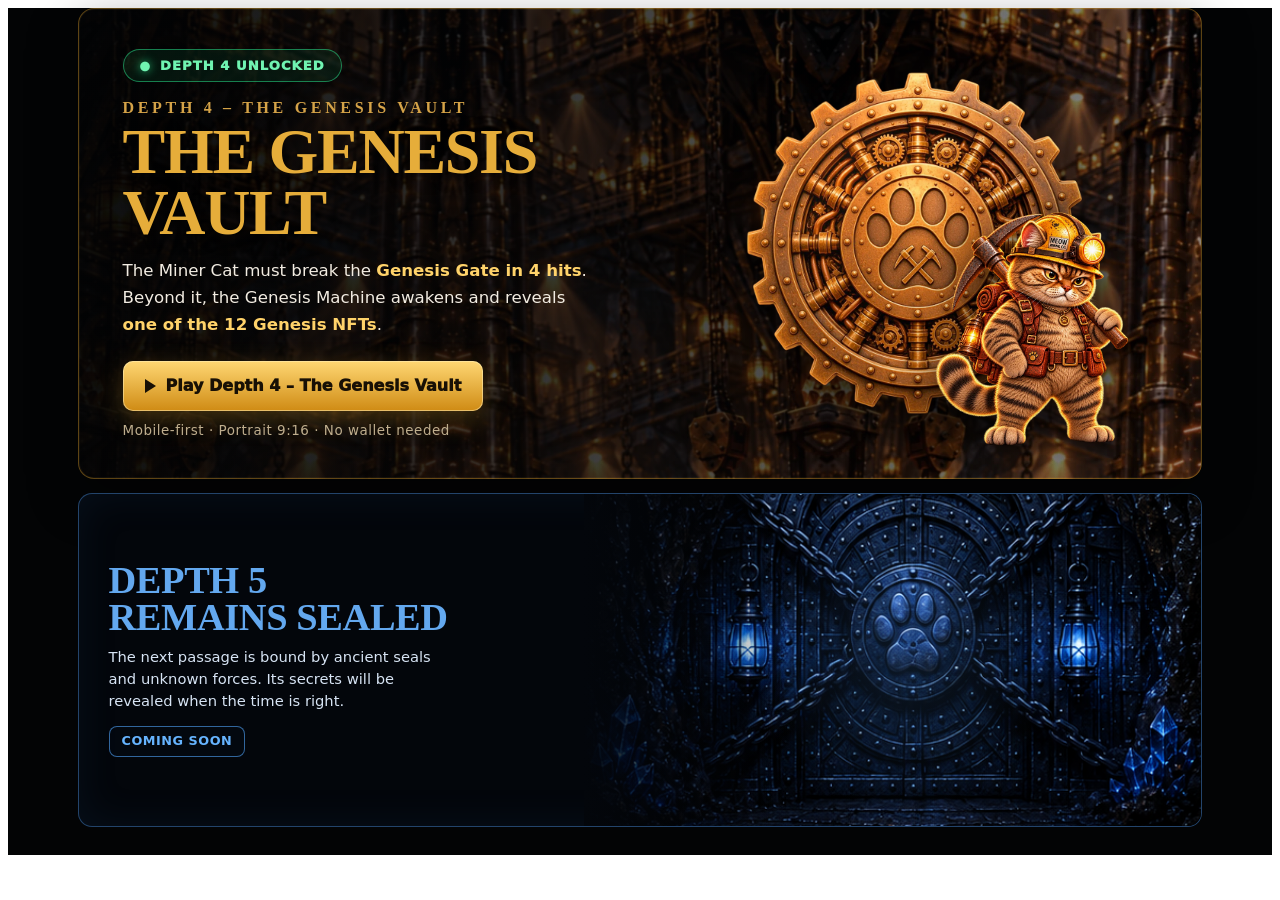
<file: depths/depth-04.html>
<!doctype html>
<html lang="en">
<head>
<meta charset="utf-8">
<meta name="viewport" content="width=device-width,initial-scale=1,viewport-fit=cover">
<title>MINEOW — Depth 4 | The Genesis Vault</title>
</head>
<body>
<section class="d4" data-mineow-depth="4" id="depth4" aria-label="MINEOW Depth 4 — The Genesis Vault">
<style>
/* MINEOW D4 module: every rule is scoped under .d4 so the host page is not affected. No scripts required. */
.d4{--gold:#d79b29;--gold2:#ffd36a;--line:rgba(215,155,41,.42);width:100%;max-width:100%;min-width:0;margin:0!important;box-sizing:border-box;color:#efe6d6;font-family:Inter,ui-sans-serif,system-ui,-apple-system,BlinkMacSystemFont,"Segoe UI",Arial,sans-serif;background:#030405;padding:0 0 28px}
.d4 *{box-sizing:border-box}
.d4 .d4-shell{width:min(1420px,100%);margin:0 auto;padding:0 5.5%}
.d4 .d4-card{position:relative;display:grid;grid-template-columns:minmax(0,1.05fr) minmax(0,.95fr);align-items:center;gap:24px;min-height:440px;padding:40px 44px;border:1px solid var(--line);border-radius:16px;overflow:hidden;background:
linear-gradient(90deg,rgba(2,3,4,.94) 0%,rgba(2,3,4,.74) 42%,rgba(2,3,4,.30) 100%),url("/depth4/art/bg_far.webp") center/cover no-repeat,#080706;box-shadow:0 18px 50px rgba(0,0,0,.45),inset 0 0 0 1px rgba(255,214,110,.05)}
.d4 .d4-copy{position:relative;z-index:2;min-width:0}
.d4 .d4-unlocked{display:inline-flex;align-items:center;gap:9px;padding:9px 16px;border-radius:999px;border:1px solid rgba(43,233,143,.50);background:rgba(43,233,143,.08);color:#70f3b1;font-size:.82rem;font-weight:950;letter-spacing:.08em;line-height:1}
.d4 .d4-unlocked:before{content:"●";font-size:12px;text-shadow:0 0 10px rgba(43,233,143,.75)}
.d4 .d4-kicker{display:block;margin:18px 0 6px;color:#d5a348;font:800 1rem/1 Georgia,serif;letter-spacing:.23em}
.d4 .d4-title{margin:0 0 14px;padding:0;font:900 clamp(40px,5vw,76px)/.95 Georgia,serif;color:#e6ad3a;letter-spacing:-.02em;text-shadow:0 3px 16px rgba(0,0,0,.55);text-transform:none}
.d4 .d4-text{max-width:480px;margin:0;color:#f2ece2;line-height:1.62;font-size:1.04rem}
.d4 .d4-text b{color:#ffd36a;font-weight:800}
.d4 .d4-actions{display:flex;gap:10px;flex-wrap:wrap;margin-top:22px}
.d4 .d4-btn{border:0;border-radius:10px;padding:15px 22px;font-weight:950;font-size:1rem;line-height:1.2;text-decoration:none;cursor:pointer;display:inline-flex;align-items:center;justify-content:center;gap:10px;text-align:center;min-height:50px}
.d4 .d4-btn.gold{background:linear-gradient(#ffd773,#cf8b14);color:#181005;box-shadow:inset 0 0 0 1px rgba(255,242,190,.5),0 8px 26px rgba(215,155,41,.30)}
.d4 .d4-btn.gold:hover{filter:brightness(1.07)}
.d4 .d4-btn.gold:focus-visible{outline:2px solid #ffe28b;outline-offset:3px}
.d4 .d4-btn .d4-play{display:inline-block;width:0;height:0;border-left:11px solid #181005;border-top:7px solid transparent;border-bottom:7px solid transparent}
.d4 .d4-meta{margin:12px 0 0;color:#bfae8e;font-size:.84rem;letter-spacing:.04em}
.d4 .d4-art{position:relative;z-index:1;display:block;justify-self:center;width:min(380px,100%);aspect-ratio:1/1;text-decoration:none}
.d4 .d4-art:before{content:"";position:absolute;inset:8%;border-radius:50%;background:radial-gradient(circle,rgba(255,196,65,.32),rgba(255,196,65,0) 68%)}
.d4 .d4-gate{position:absolute;inset:4%;width:92%;height:92%;object-fit:contain;filter:drop-shadow(0 10px 28px rgba(0,0,0,.65))}
.d4 .d4-cat{position:absolute;right:-6%;bottom:-4%;width:52%;height:auto;filter:drop-shadow(0 8px 18px rgba(0,0,0,.7))}
.d4 .d4-sealed{position:relative;display:grid;grid-template-columns:minmax(0,.9fr) minmax(0,1.1fr);align-items:stretch;margin-top:14px;border:1px solid rgba(80,155,240,.42);border-radius:14px;overflow:hidden;background:#03060b;box-shadow:inset 0 0 42px rgba(50,105,170,.10)}
.d4 .d4-sealed-copy{position:relative;z-index:2;display:flex;flex-direction:column;justify-content:center;align-items:flex-start;padding:26px 24px 26px 30px}
.d4 .d4-sealed-title{margin:0 0 10px;padding:0;font:900 clamp(28px,3vw,42px)/.96 Georgia,serif;color:#63a8ef;letter-spacing:-.01em;text-transform:none}
.d4 .d4-sealed-text{margin:0;max-width:330px;color:#d7e4f4;font-size:.92rem;line-height:1.5}
.d4 .d4-coming{display:inline-flex;margin-top:14px;padding:8px 12px;border:1px solid rgba(79,160,244,.62);border-radius:8px;color:#66b4ff;background:rgba(4,17,31,.28);font-size:.8rem;font-weight:900;letter-spacing:.04em;line-height:1;cursor:default;user-select:none}
/* Same approved artwork as the old Depth 3 sealed card: the door/chains/lanterns region of approved_depth3_master.png (x335-915, y1336-1648), no text. */
.d4 .d4-sealed-art{position:relative;align-self:center;width:100%;aspect-ratio:580/312;background-image:url("/depths/assets/approved_depth3_master.png?v=8");background-repeat:no-repeat;background-size:162.24% auto;background-position:92.80% 98.24%}
.d4 .d4-sealed-art:before{content:"";position:absolute;inset:0;background:linear-gradient(90deg,#03060b 0%,rgba(3,6,11,.55) 14%,rgba(3,6,11,0) 34%),radial-gradient(circle at 52% 50%,rgba(72,145,236,.16),transparent 42%)}
@media (max-width:900px){
 .d4 .d4-shell{padding:0 18px}
 .d4 .d4-card{grid-template-columns:1fr;gap:6px;min-height:0;padding:22px 20px 24px;background:
 linear-gradient(180deg,rgba(2,3,4,.30) 0%,rgba(2,3,4,.70) 40%,rgba(2,3,4,.95) 100%),url("/depth4/art/bg_far.webp") center top/cover no-repeat,#080706}
 .d4 .d4-art{order:-1;width:min(260px,74%)}
 .d4 .d4-title{font-size:clamp(36px,10vw,52px)}
 .d4 .d4-sealed{grid-template-columns:1fr}
 .d4 .d4-sealed-art{order:-1}
 .d4 .d4-sealed-art:before{background:linear-gradient(180deg,rgba(3,6,11,0) 62%,#03060b 100%),radial-gradient(circle at 52% 50%,rgba(72,145,236,.16),transparent 42%)}
 .d4 .d4-sealed-copy{padding:4px 20px 22px}
 .d4 .d4-sealed-title{font-size:clamp(28px,8vw,38px)}
}
@media (max-width:560px){
 .d4 .d4-kicker{font-size:.9rem;letter-spacing:.16em}
 .d4 .d4-text{font-size:.98rem}
 .d4 .d4-actions{flex-direction:column;align-items:stretch}
 .d4 .d4-btn{width:100%}
}
</style>
<div class="d4-shell">
  <article class="d4-card">
    <div class="d4-copy">
      <div class="d4-unlocked">DEPTH 4 UNLOCKED</div>
      <span class="d4-kicker">DEPTH 4 – THE GENESIS VAULT</span>
      <h2 class="d4-title">THE GENESIS<br>VAULT</h2>
      <p class="d4-text">The Miner Cat must break the <b>Genesis Gate in 4 hits</b>. Beyond it, the Genesis Machine awakens and reveals <b>one of the 12 Genesis NFTs</b>.</p>
      <div class="d4-actions">
        <a class="d4-btn gold" href="/depth4/" data-enter-game><span class="d4-play" aria-hidden="true"></span>Play Depth 4 – The Genesis Vault</a>
      </div>
      <p class="d4-meta">Mobile-first · Portrait 9:16 · No wallet needed</p>
    </div>
    <a class="d4-art" href="/depth4/" aria-label="Play Depth 4 – The Genesis Vault" tabindex="-1">
      <img class="d4-gate" src="/depth4/art/gate_door.webp" alt="The Genesis Gate" loading="lazy" decoding="async">
      <img class="d4-cat" src="/depth4/art/poses/idle.webp" alt="Miner Cat with pickaxe" loading="lazy" decoding="async">
    </a>
  </article>
  <article class="d4-sealed" aria-label="Depth 5 remains sealed">
    <div class="d4-sealed-copy">
      <h3 class="d4-sealed-title">DEPTH 5<br>REMAINS SEALED</h3>
      <p class="d4-sealed-text">The next passage is bound by ancient seals and unknown forces. Its secrets will be revealed when the time is right.</p>
      <span class="d4-coming">COMING SOON</span>
    </div>
    <div class="d4-sealed-art" role="img" aria-label="Sealed vault door bound by chains, with blue lanterns"></div>
  </article>
</div>
</section>
</body>
</html>
</file>
<file: depth4/assets/index-Cy4_971s.css>
@font-face{font-family:Cinzel;font-style:normal;font-display:swap;font-weight:700;src:url(./cinzel-latin-ext-700-normal-C24KFjuG.woff2) format("woff2"),url(./cinzel-latin-ext-700-normal-CORa-yIv.woff) format("woff");unicode-range:U+0100-02BA,U+02BD-02C5,U+02C7-02CC,U+02CE-02D7,U+02DD-02FF,U+0304,U+0308,U+0329,U+1D00-1DBF,U+1E00-1E9F,U+1EF2-1EFF,U+2020,U+20A0-20AB,U+20AD-20C0,U+2113,U+2C60-2C7F,U+A720-A7FF}@font-face{font-family:Cinzel;font-style:normal;font-display:swap;font-weight:700;src:url(./cinzel-latin-700-normal-Dkw14w9r.woff2) format("woff2"),url(./cinzel-latin-700-normal-C-gK7hA8.woff) format("woff");unicode-range:U+0000-00FF,U+0131,U+0152-0153,U+02BB-02BC,U+02C6,U+02DA,U+02DC,U+0304,U+0308,U+0329,U+2000-206F,U+20AC,U+2122,U+2191,U+2193,U+2212,U+2215,U+FEFF,U+FFFD}@font-face{font-family:Cinzel;font-style:normal;font-display:swap;font-weight:900;src:url(./cinzel-latin-ext-900-normal-CWXxiu5r.woff2) format("woff2"),url(./cinzel-latin-ext-900-normal-BlZZvP7K.woff) format("woff");unicode-range:U+0100-02BA,U+02BD-02C5,U+02C7-02CC,U+02CE-02D7,U+02DD-02FF,U+0304,U+0308,U+0329,U+1D00-1DBF,U+1E00-1E9F,U+1EF2-1EFF,U+2020,U+20A0-20AB,U+20AD-20C0,U+2113,U+2C60-2C7F,U+A720-A7FF}@font-face{font-family:Cinzel;font-style:normal;font-display:swap;font-weight:900;src:url(./cinzel-latin-900-normal-BI3z7Tow.woff2) format("woff2"),url(./cinzel-latin-900-normal-t_fSDEbn.woff) format("woff");unicode-range:U+0000-00FF,U+0131,U+0152-0153,U+02BB-02BC,U+02C6,U+02DA,U+02DC,U+0304,U+0308,U+0329,U+2000-206F,U+20AC,U+2122,U+2191,U+2193,U+2212,U+2215,U+FEFF,U+FFFD}*{box-sizing:border-box;-webkit-tap-highlight-color:transparent}html,body{margin:0;height:100%;background:#050302;overflow:hidden;touch-action:none;user-select:none;-webkit-user-select:none}#app{position:fixed;inset:0;display:flex;align-items:center;justify-content:center;background:radial-gradient(ellipse at 50% 40%,#2a1709,#0b0604 55%,#030201)}#stage{position:relative;overflow:hidden;background:#0a0604;box-shadow:0 0 80px #000000e6,0 0 0 1px #e0a63a26;--u: .5px;font-family:Cinzel,Trajan Pro,Georgia,serif;color:#f3d68a}#gl,#gl canvas{position:absolute;inset:0;width:100%;height:100%;display:block}.hidden{opacity:0;pointer-events:none!important}.hidden *{pointer-events:none!important}.goldtxt,.plaque b,#smash b,#end h1,#title h1{background:linear-gradient(180deg,#fff6d0,#f6d27a 38%,#c98a2c 55%,#f8dc8e 78%,#a8691e);-webkit-background-clip:text;background-clip:text;color:transparent;filter:drop-shadow(0 calc(var(--u)*3) 0 #1a0c03) drop-shadow(0 0 calc(var(--u)*10) rgba(255,180,60,.35))}.plaque,.round,.walk,#smash,.goldbtn{position:relative;border:0;padding:calc(var(--u)*5);color:#f3d68a;cursor:pointer;font-family:inherit;background:linear-gradient(160deg,#fff0b0,#d6a043 22%,#7a4613 48%,#e9bb5e 72%,#5c330c);box-shadow:0 calc(var(--u)*8) calc(var(--u)*18) #000000bf,inset 0 0 0 calc(var(--u)*1.5) #fff0be99}.plaque .in,.round svg,.walk svg{position:relative}.plaque .in,.walk:before,.round:before,#smash:before,.goldbtn:before{background:radial-gradient(ellipse at 50% 0%,#3a2a1c,#1a120c 60%,#0c0806);box-shadow:inset 0 calc(var(--u)*3) calc(var(--u)*8) #000000e6,inset 0 calc(var(--u)*-2) 0 #ffd28c1f}#hud{position:absolute;inset:0;transition:opacity .6s;pointer-events:none}#hud>*{pointer-events:auto}.top{position:absolute;left:calc(var(--u)*34);right:calc(var(--u)*34);top:calc(var(--u)*50);display:flex;gap:calc(var(--u)*18);align-items:center;transition:transform .8s cubic-bezier(.2,.8,.2,1)}.round{width:calc(var(--u)*104);height:calc(var(--u)*104);border-radius:50%;flex:none;display:grid;place-items:center}.round:before{content:"";position:absolute;inset:calc(var(--u)*7);border-radius:50%}.round svg{width:46%;height:46%;color:#f3cf78;filter:drop-shadow(0 2px 0 #000)}.plaque{flex:1;border-radius:calc(var(--u)*14);height:calc(var(--u)*118);clip-path:polygon(3% 0,97% 0,100% 50%,97% 100%,3% 100%,0 50%)}.plaque .in{height:100%;border-radius:calc(var(--u)*10);display:flex;align-items:center;justify-content:center;gap:calc(var(--u)*16);clip-path:polygon(2.6% 0,97.4% 0,100% 50%,97.4% 100%,2.6% 100%,0 50%);text-align:center}.plaque b{display:block;font-size:calc(var(--u)*44);font-weight:900;letter-spacing:.04em;line-height:1}.plaque small{display:block;font-size:calc(var(--u)*23);letter-spacing:.06em;color:#f0dfb4;margin-top:calc(var(--u)*6);font-weight:700}.plaque .paw{width:calc(var(--u)*56);height:calc(var(--u)*56);color:#e9b95a;filter:drop-shadow(0 2px 0 #000)}#plq2{flex:1.15}#prompt{position:absolute;left:0;right:0;top:calc(var(--u)*228);text-align:center;font-size:calc(var(--u)*38);font-weight:900;letter-spacing:.12em;color:#ffe3a0;text-shadow:0 0 calc(var(--u)*18) rgba(255,170,50,.9),0 calc(var(--u)*3) 0 #000;transition:opacity .35s;pointer-events:none}#prompt.pulse{animation:pulse 1s ease-in-out infinite}@keyframes pulse{50%{transform:scale(1.06);text-shadow:0 0 calc(var(--u)*30) rgba(255,190,80,1),0 calc(var(--u)*3) 0 #000}}.bottom{position:absolute;left:0;right:0;bottom:0;height:calc(var(--u)*460);transition:transform .8s cubic-bezier(.2,.8,.2,1);background:linear-gradient(180deg,#0000,#0804028c 45%,#050302d9);pointer-events:none}.bottom>*{pointer-events:auto}#dots{position:absolute;left:50%;top:calc(var(--u)*110);transform:translate(-50%);display:flex;gap:calc(var(--u)*26);padding:calc(var(--u)*14) calc(var(--u)*30);border-radius:999px;background:#0a0603bf;box-shadow:inset 0 0 0 calc(var(--u)*2) #e0a63a73}#dots i{width:calc(var(--u)*30);height:calc(var(--u)*30);border-radius:50%;border:calc(var(--u)*3) solid #d6a043;background:transparent;transition:all .25s}#dots i.on{background:radial-gradient(circle at 35% 30%,#fff6c8,#f2be52 45%,#9a5e16);box-shadow:0 0 calc(var(--u)*16) #ffbe46e6;transform:scale(1.12)}#smash{position:absolute;left:50%;transform:translate(-50%);top:calc(var(--u)*200);width:calc(var(--u)*640);height:calc(var(--u)*176);border-radius:calc(var(--u)*88);display:flex;align-items:center;padding:0 calc(var(--u)*30) 0 calc(var(--u)*18);transition:filter .25s,transform .08s}#smash:before{content:"";position:absolute;inset:calc(var(--u)*9);border-radius:calc(var(--u)*80)}#smash .icon{position:relative;width:calc(var(--u)*140);height:calc(var(--u)*140);border-radius:50%;flex:none;display:grid;place-items:center;background:linear-gradient(160deg,#fff0b0,#b87a2a 45%,#5c330c 70%,#e9bb5e);box-shadow:0 0 0 calc(var(--u)*4) #1a0e06}#smash .icon:before{content:"";position:absolute;inset:calc(var(--u)*8);border-radius:50%;background:radial-gradient(circle at 50% 30%,#3a2a1c,#0c0806)}#smash .icon svg{position:relative;width:62%;height:62%;color:#f3cf78;filter:drop-shadow(0 3px 0 #000)}#smash .txt{position:relative;flex:1;text-align:center}#smash b{display:block;white-space:nowrap;font-size:calc(var(--u)*56);font-weight:900;letter-spacing:.03em;line-height:1}#smash small{display:flex;align-items:center;justify-content:center;gap:calc(var(--u)*16);font-size:calc(var(--u)*32);color:#f0dfb4;margin-top:calc(var(--u)*8);letter-spacing:.12em;font-weight:700}#smash small em{display:block;width:calc(var(--u)*70);height:calc(var(--u)*3);background:linear-gradient(90deg,transparent,#d6a043,transparent)}#smash .gem{position:absolute;top:50%;width:calc(var(--u)*34);height:calc(var(--u)*34);background:linear-gradient(135deg,#fff0b0,#b87a2a 50%,#5c330c);transform:translateY(-50%) rotate(45deg);box-shadow:0 0 0 calc(var(--u)*4) #1a0e06}#smash .gem.l{left:calc(var(--u)*-26)}#smash .gem.r{right:calc(var(--u)*-26)}#smash.ready{animation:ready 1.1s ease-in-out infinite}@keyframes ready{50%{box-shadow:0 0 calc(var(--u)*50) #ffbe46cc,0 calc(var(--u)*8) calc(var(--u)*18) #000000bf,inset 0 0 0 calc(var(--u)*1.5) #fff0be99}}#smash.disabled{filter:grayscale(.75) brightness(.55)}#smash.busy{filter:brightness(.8)}#smash.pressed{transform:translate(-50%) scale(.95)}#sound{position:absolute;right:calc(var(--u)*34);top:calc(var(--u)*236);width:calc(var(--u)*100);height:calc(var(--u)*100)}#sound.muted .w{opacity:.15}.walk{position:absolute;top:calc(var(--u)*60);width:calc(var(--u)*170);height:calc(var(--u)*130);border-radius:calc(var(--u)*30);display:grid;place-items:center;transition:opacity .4s,transform .1s;touch-action:none}.walk:before{content:"";position:absolute;inset:calc(var(--u)*7);border-radius:calc(var(--u)*24)}.walk svg{width:44%;height:44%;color:#f3cf78;filter:drop-shadow(0 3px 0 #000)}.walk.held{transform:scale(.93);filter:brightness(1.25)}#btnLeft{left:calc(var(--u)*40)}#btnRight{right:calc(var(--u)*40)}.walk.gone{opacity:0;pointer-events:none}#hud.cinematic .top{transform:translateY(calc(var(--u)*-260))}#hud.cinematic .bottom{transform:translateY(calc(var(--u)*520))}#loading,#title,#end{position:absolute;inset:0;display:flex;flex-direction:column;align-items:center;justify-content:center;text-align:center;transition:opacity .9s}#loading{background:#070403;gap:calc(var(--u)*40)}#loading img{width:calc(var(--u)*300);animation:spin 2.4s linear infinite;filter:drop-shadow(0 0 calc(var(--u)*40) rgba(255,180,60,.5))}#loading .bar{width:calc(var(--u)*520);height:calc(var(--u)*14);border-radius:99px;background:#1a120a;box-shadow:inset 0 0 0 2px #e0a63a66;overflow:hidden}#loading .bar i{display:block;height:100%;width:0;background:linear-gradient(90deg,#8a5214,#ffd76a);transition:width .2s}#loading p{font-size:calc(var(--u)*30);letter-spacing:.2em;color:#c9a060}@keyframes spin{0%{transform:perspective(600px) rotateY(0)}to{transform:perspective(600px) rotateY(360deg)}}#title{background:radial-gradient(ellipse at 50% 45%,#28140659,#050302eb 70%)}#title .coin{width:calc(var(--u)*420);margin-bottom:calc(var(--u)*30);animation:float 4s ease-in-out infinite;filter:drop-shadow(0 0 calc(var(--u)*60) rgba(255,170,50,.55))}@keyframes float{50%{transform:translateY(calc(var(--u)*-18)) rotate(-2deg)}}#title h2{margin:0;font-size:calc(var(--u)*44);letter-spacing:.5em;color:#d9a452;font-weight:700;padding-left:.5em}#title h1{margin:calc(var(--u)*6) 0;font-size:calc(var(--u)*150);font-weight:900;letter-spacing:.06em;line-height:1}#title h3{margin:0 0 calc(var(--u)*80);font-size:calc(var(--u)*46);letter-spacing:.18em;color:#f0dfb4;font-weight:700}#title .hint{margin-top:calc(var(--u)*50);font-size:calc(var(--u)*26);color:#a88450;letter-spacing:.08em;font-family:Georgia,serif}.goldbtn{border-radius:999px;padding:calc(var(--u)*28) calc(var(--u)*80);font-size:calc(var(--u)*44);font-weight:900;letter-spacing:.14em;color:#ffe4a0}.goldbtn:before{content:"";position:absolute;inset:calc(var(--u)*7);border-radius:999px;z-index:0}.goldbtn{isolation:isolate}.goldbtn:before{z-index:-1}#start{animation:ready 1.4s ease-in-out infinite}#end{background:radial-gradient(ellipse at 50% 42%,#ffdc9600 30%,#1408028c);justify-content:flex-start;padding-top:calc(var(--u)*230)}#end .pre{font-size:calc(var(--u)*30);letter-spacing:.3em;color:#fff0c8;text-shadow:0 0 calc(var(--u)*20) rgba(255,160,40,1),0 2px 0 #000;margin:0}#end h1{margin:calc(var(--u)*20) 0;font-size:calc(var(--u)*140);line-height:.95;font-weight:900;letter-spacing:.06em;filter:drop-shadow(0 calc(var(--u)*4) 0 #2a1204) drop-shadow(0 0 calc(var(--u)*40) rgba(255,190,80,.9))}#end .sub{font-size:calc(var(--u)*32);letter-spacing:.28em;color:#fff0c8;margin:0 0 auto;text-shadow:0 2px 0 #000,0 0 calc(var(--u)*16) rgba(0,0,0,.8)}#end #replay{margin-bottom:calc(var(--u)*170)}#end h1,#end .pre,#end .sub,#end button{transform:translateY(calc(var(--u)*30));opacity:0;transition:all 1.2s cubic-bezier(.2,.8,.2,1)}#end.show h1,#end.show .pre,#end.show .sub,#end.show button{transform:none;opacity:1}#end.show .pre{transition-delay:.1s}#end.show h1{transition-delay:.35s}#end.show .sub{transition-delay:.9s}#end.show button{transition-delay:1.4s}#hud.sliceB #dots,#hud.sliceB .walk{opacity:0;pointer-events:none!important}#hud.sliceB #smash b{font-size:calc(var(--u)*46)}#hud.revealed .bottom{transform:translateY(calc(var(--u)*520))}#end.reveal{background:none;justify-content:flex-end;padding-top:0}#end.reveal .pre,#end.reveal h1,#end.reveal .sub{display:none}#end.reveal #replay{margin-bottom:calc(var(--u)*150)}
</file>
